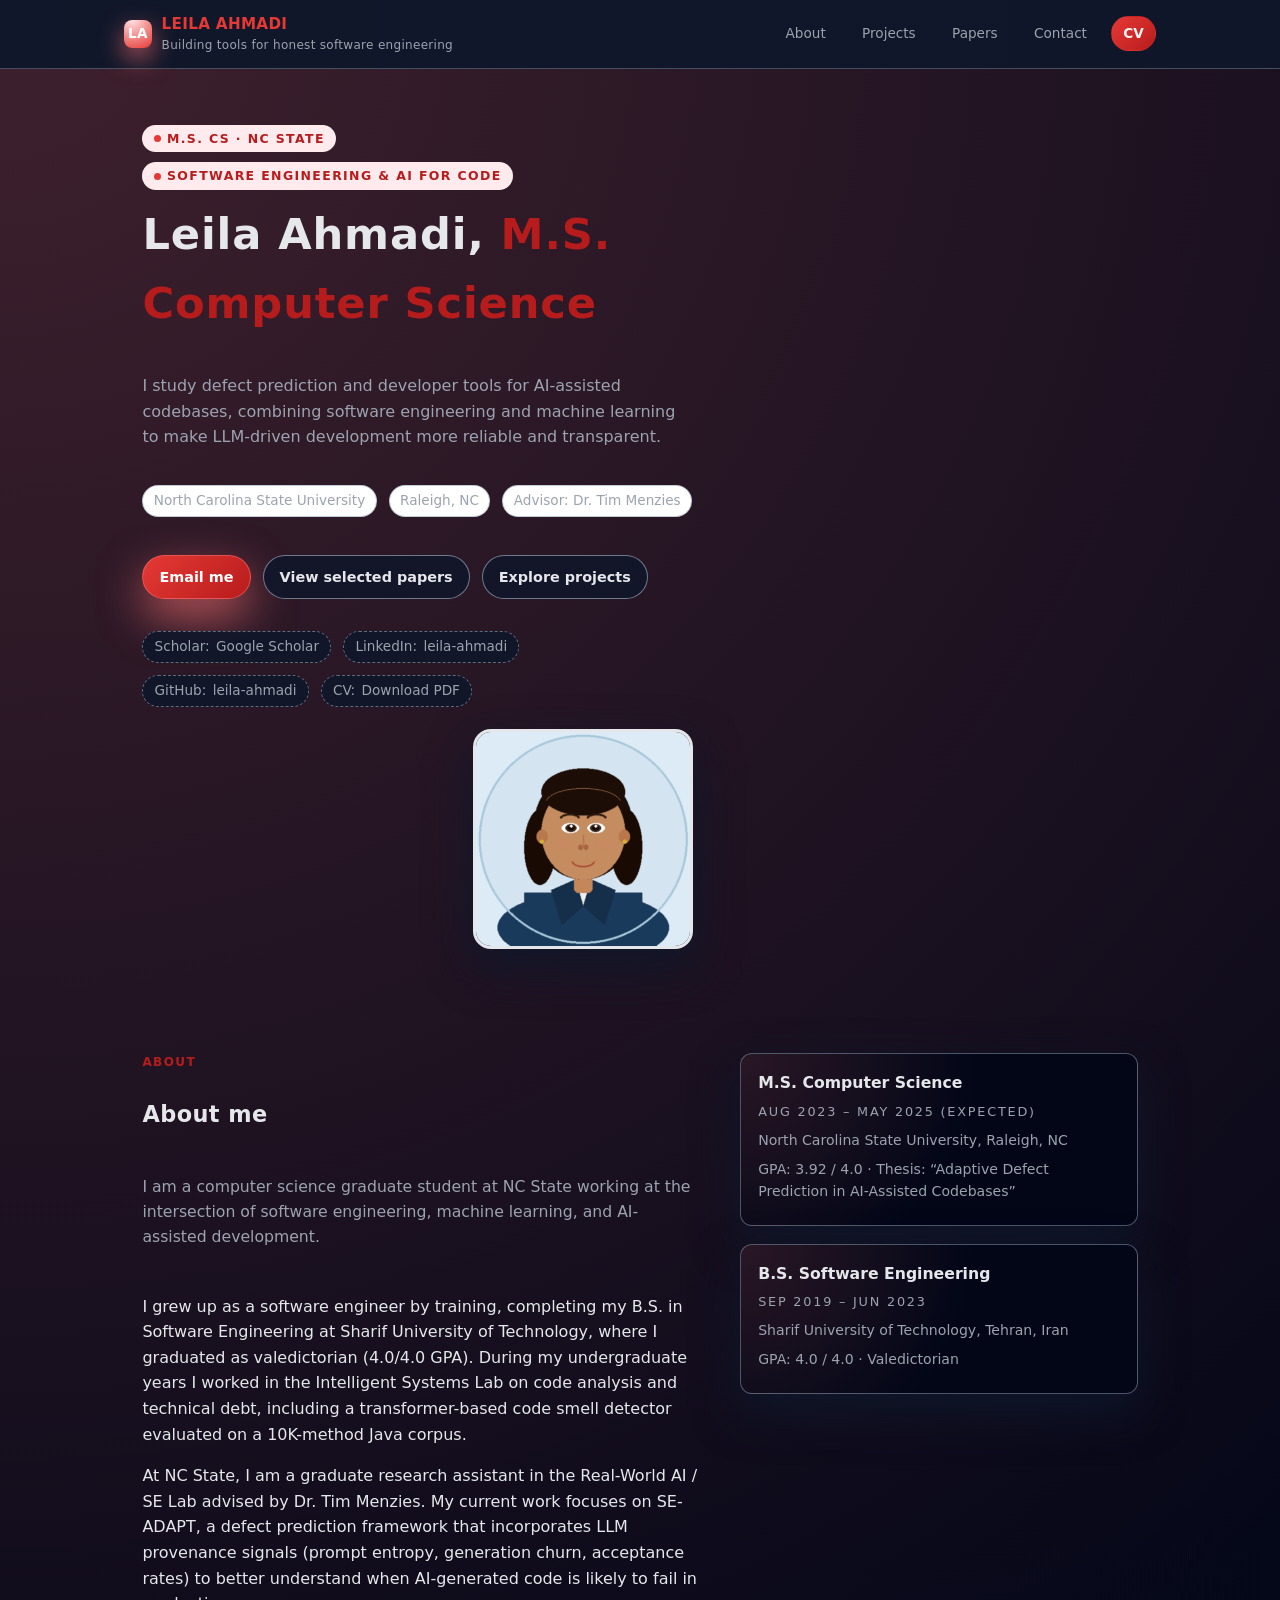
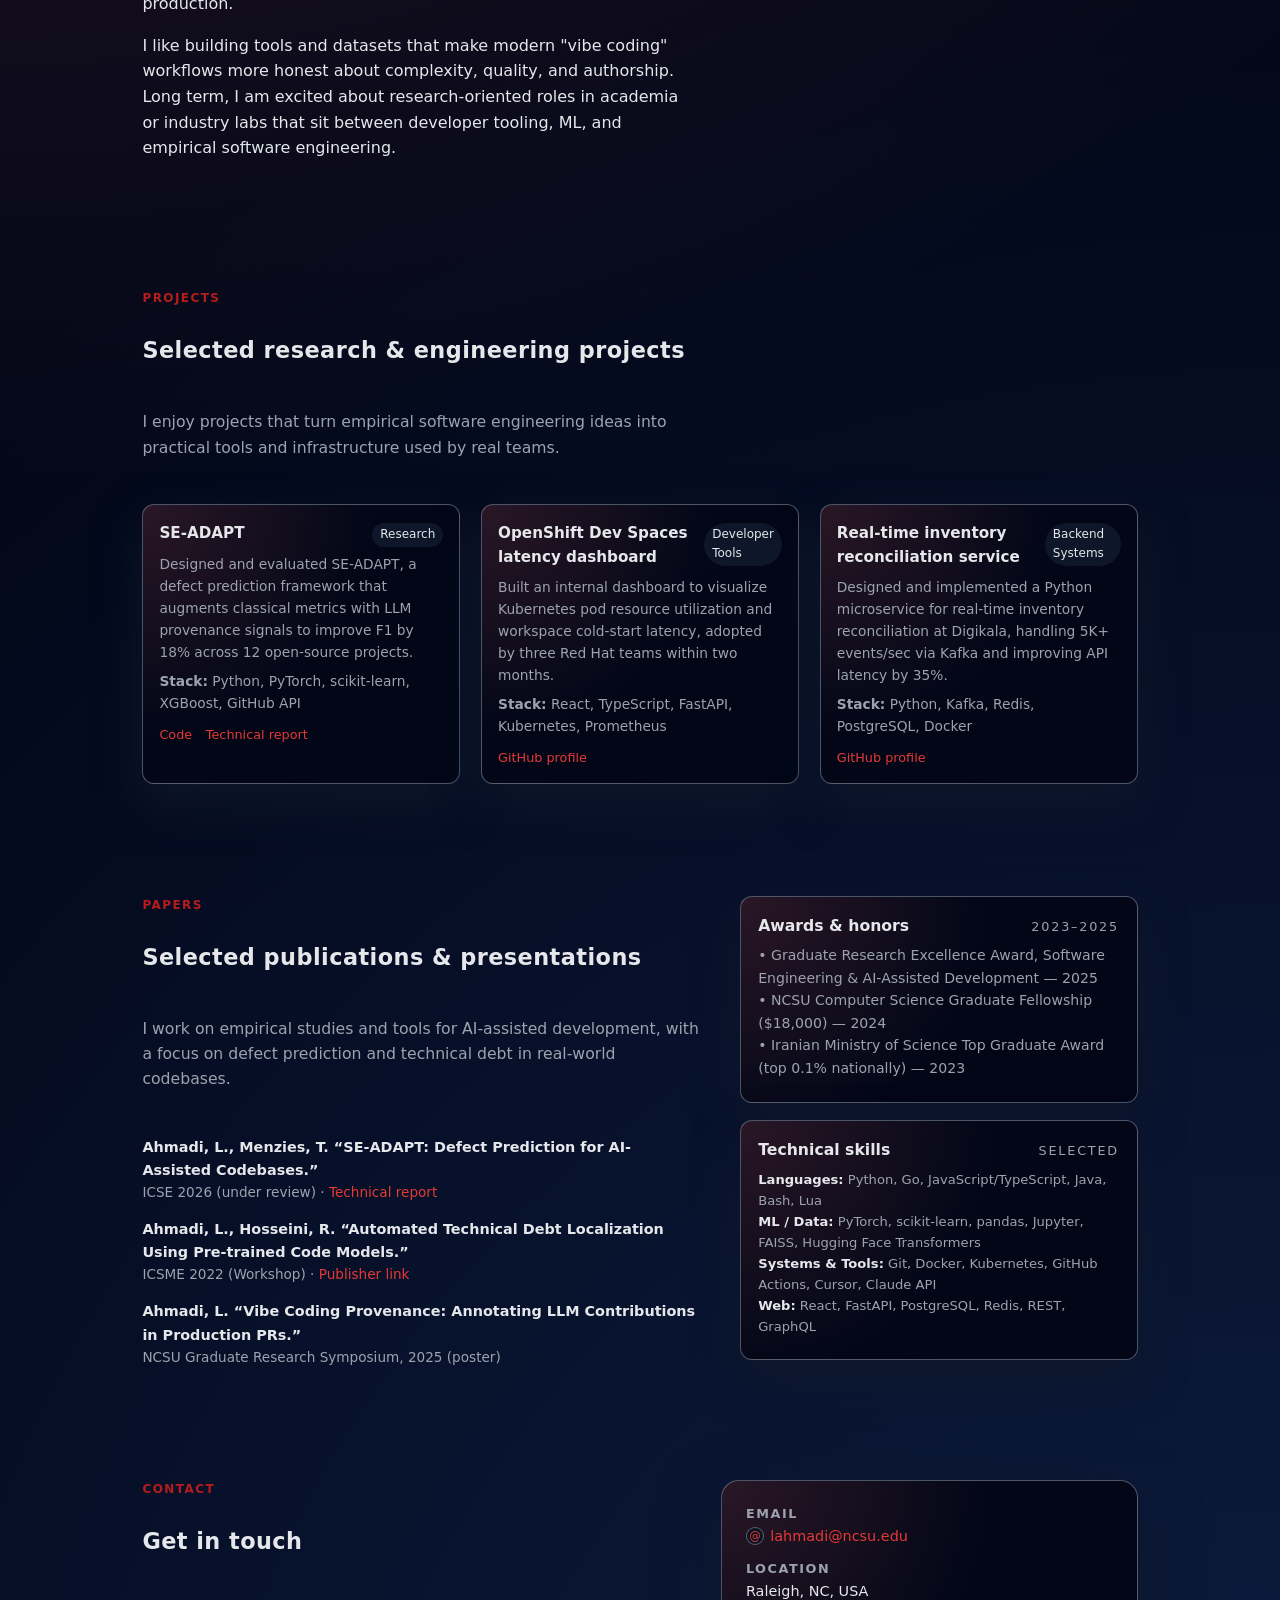
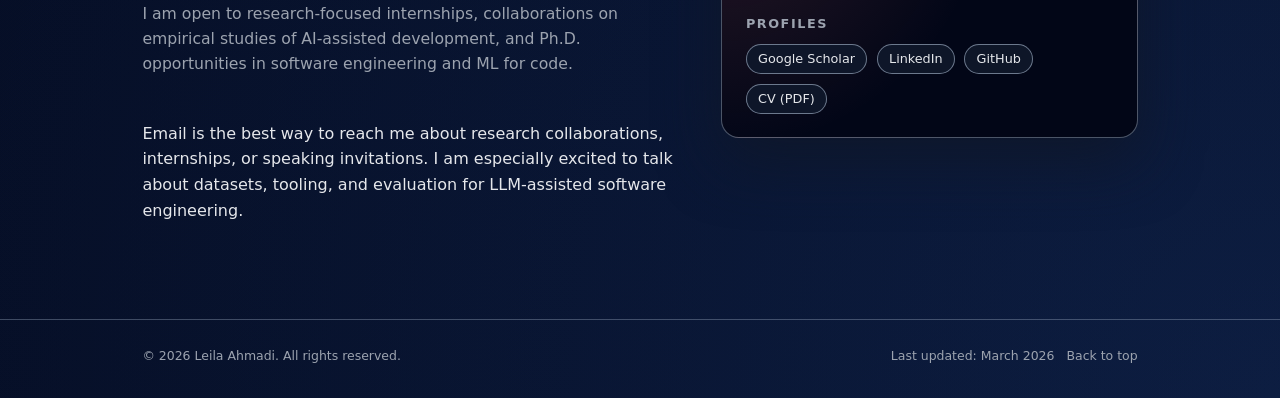
<file: docs/lect/VIBE_coding_materials/personal website 1/index.html>
<!DOCTYPE html>
<html lang="en">
<head>
  <meta charset="UTF-8" />
  <title>[NAME] – Computer Science Graduate Student</title>
  <meta name="viewport" content="width=device-width, initial-scale=1" />
  <meta
    name="description"
    content="[SHORT_META_DESCRIPTION_FOR_SEARCH_AND_PREVIEW]"
  />
  <link rel="stylesheet" href="style.css" />
</head>
<body>
  <div class="page">
    <!-- Header / Nav -->
    <header class="site-header">
      <div class="container site-header-inner">
        <a href="#top" class="brand">
          <span class="brand-mark">LA</span>
          <span>
            <span>Leila Ahmadi</span>
            <div class="brand-subtitle">Building tools for honest software engineering</div>
          </span>
        </a>

        <nav class="nav" id="nav">
          <a href="#about">About</a>
          <a href="#projects">Projects</a>
          <a href="#papers">Papers</a>
          <a href="#contact">Contact</a>
          <a href="[CV_URL]" class="nav-cta" target="_blank" rel="noopener">
            CV
          </a>
        </nav>

        <button class="nav-toggle" id="navToggle" aria-label="Toggle navigation">
          <span></span>
          <span></span>
        </button>
      </div>
    </header>

    <main id="top">
      <!-- Hero -->
      <section class="hero" aria-labelledby="hero-title">
        <div class="container hero-grid">
          <div>
            <div class="hero-badge-row">
              <div class="hero-badge">
                <span class="hero-badge-dot"></span>
                <span>M.S. CS · NC State</span>
              </div>
              <div class="hero-badge">
                <span class="hero-badge-dot"></span>
                <span>Software Engineering & AI for Code</span>
            </div>

            <h1 class="hero-title" id="hero-title">
              Leila Ahmadi, <span>M.S. Computer Science</span>
            </h1>

            <p class="hero-subtitle">
              I study defect prediction and developer tools for AI-assisted codebases, combining software engineering and machine learning to make LLM-driven development more reliable and transparent.
            </p>

            <div class="hero-meta">
              <span class="hero-meta-item">North Carolina State University</span>
              <span class="hero-meta-item">Raleigh, NC</span>
              <span class="hero-meta-item">Advisor: Dr. Tim Menzies</span>
            </div>

            <div class="hero-actions">
              <a
                href="mailto:lahmadi@ncsu.edu"
                class="btn btn-primary"
                target="_blank"
                rel="noopener"
              >
                Email me
              </a>
              <a href="#papers" class="btn btn-ghost">
                View selected papers
              </a>
              <a href="#projects" class="btn btn-ghost">
                Explore projects
              </a>
            </div>

            <div class="hero-links-row">
              <div class="hero-link-pill">
                Scholar:
                <a
                  href="#"
                  target="_blank"
                  rel="noopener"
                  >Google Scholar</a
                >
              </div>
              <div class="hero-link-pill">
                LinkedIn:
                <a
                  href="https://linkedin.com/in/leila-ahmadi"
                  target="_blank"
                  rel="noopener"
                  >leila-ahmadi</a
                >
              </div>
              <div class="hero-link-pill">
                GitHub:
                <a href="https://github.com/leila-ahmadi" target="_blank" rel="noopener"
                  >leila-ahmadi</a
                >
              </div>
              <div class="hero-link-pill">
                CV:
                <a href="leila_ahmadi_cv.pdf" target="_blank" rel="noopener"
                  >Download PDF</a
                >
              </div>
            </div>
          </div>

          <aside class="hero-photo" aria-label="Portrait">
            <img
              src="leila_portrait.png"
              alt="Portrait of Leila Ahmadi"
              class="hero-photo-img"
            />
          </aside>
        </div>
      </section>

      <!-- About -->
      <section id="about" aria-labelledby="about-title">
        <div class="container two-column">
          <div>
            <header class="section-header">
              <div class="section-label">About</div>
              <h2 class="section-title" id="about-title">About me</h2>
              <p class="section-description">
                I am a computer science graduate student at NC State working at the intersection of software engineering, machine learning, and AI-assisted development.
              </p>
            </header>

            <p>
              I grew up as a software engineer by training, completing my B.S. in Software Engineering at Sharif University of Technology, where I graduated as valedictorian (4.0/4.0 GPA). During my undergraduate years I worked in the Intelligent Systems Lab on code analysis and technical debt, including a transformer-based code smell detector evaluated on a 10K-method Java corpus.
            </p>
            <p>
              At NC State, I am a graduate research assistant in the Real-World AI / SE Lab advised by Dr. Tim Menzies. My current work focuses on SE-ADAPT, a defect prediction framework that incorporates LLM provenance signals (prompt entropy, generation churn, acceptance rates) to better understand when AI-generated code is likely to fail in production.
            </p>
            <p>
              I like building tools and datasets that make modern "vibe coding" workflows more honest about complexity, quality, and authorship. Long term, I am excited about research-oriented roles in academia or industry labs that sit between developer tooling, ML, and empirical software engineering.
            </p>
          </div>

          <aside aria-label="Education snapshot">
            <div class="card-list">
              <article class="card">
                <div class="card-header">
                  <div class="card-title">M.S. Computer Science</div>
                  <div class="card-meta">Aug 2023 – May 2025 (expected)</div>
                </div>
                <div class="card-subtitle">
                  North Carolina State University, Raleigh, NC
                </div>
                <div class="card-body">
                  GPA: 3.92 / 4.0 · Thesis: “Adaptive Defect Prediction in AI-Assisted Codebases”
                </div>
              </article>

              <article class="card">
                <div class="card-header">
                  <div class="card-title">B.S. Software Engineering</div>
                  <div class="card-meta">Sep 2019 – Jun 2023</div>
                </div>
                <div class="card-subtitle">
                  Sharif University of Technology, Tehran, Iran
                </div>
                <div class="card-body">
                  GPA: 4.0 / 4.0 · Valedictorian
                </div>
              </article>
            </div>
          </aside>
        </div>
      </section>

      <!-- Projects -->
      <section id="projects" aria-labelledby="projects-title">
        <div class="container">
          <header class="section-header">
            <div class="section-label">Projects</div>
            <h2 class="section-title" id="projects-title">
              Selected research & engineering projects
            </h2>
            <p class="section-description">
              I enjoy projects that turn empirical software engineering ideas into practical tools and infrastructure used by real teams.
          </header>

          <div class="project-grid">
            <article class="project-card">
              <div class="project-title-row">
                <div class="project-title">SE-ADAPT</div>
                <div class="project-tag">Research</div>
              </div>
              <div class="project-body">
                Designed and evaluated SE-ADAPT, a defect prediction framework that augments classical metrics with LLM provenance signals to improve F1 by 18% across 12 open-source projects.
              </div>
              <div class="project-body">
                <strong>Stack:</strong> Python, PyTorch, scikit-learn, XGBoost, GitHub API
              </div>
              <div class="project-links">
                <a href="https://github.com/leila-ahmadi/se-adapt" target="_blank" rel="noopener"
                  >Code</a
                >
                <a href="se_adapt_report.pdf" target="_blank" rel="noopener"
                  >Technical report</a
                >
              </div>
            </article>

            <article class="project-card">
              <div class="project-title-row">
                <div class="project-title">OpenShift Dev Spaces latency dashboard</div>
                <div class="project-tag">Developer Tools</div>
              </div>
              <div class="project-body">
                Built an internal dashboard to visualize Kubernetes pod resource utilization and workspace cold-start latency, adopted by three Red Hat teams within two months.
              </div>
              <div class="project-body">
                <strong>Stack:</strong> React, TypeScript, FastAPI, Kubernetes, Prometheus
              </div>
              <div class="project-links">
                <a href="https://github.com/leila-ahmadi" target="_blank" rel="noopener"
                  >GitHub profile</a
                >
              </div>
            </article>

            <article class="project-card">
              <div class="project-title-row">
                <div class="project-title">Real-time inventory reconciliation service</div>
                <div class="project-tag">Backend Systems</div>
              </div>
              <div class="project-body">
                Designed and implemented a Python microservice for real-time inventory reconciliation at Digikala, handling 5K+ events/sec via Kafka and improving API latency by 35%.
              </div>
              <div class="project-body">
                <strong>Stack:</strong> Python, Kafka, Redis, PostgreSQL, Docker
              </div>
              <div class="project-links">
                <a href="https://github.com/leila-ahmadi" target="_blank" rel="noopener"
                  >GitHub profile</a
                >
              </div>
            </article>
          </div>
        </div>
      </section>

      <!-- Papers -->
      <section id="papers" aria-labelledby="papers-title">
        <div class="container two-column">
          <div>
            <header class="section-header">
              <div class="section-label">Papers</div>
              <h2 class="section-title" id="papers-title">
                Selected publications & presentations
              </h2>
              <p class="section-description">
                I work on empirical studies and tools for AI-assisted development, with a focus on defect prediction and technical debt in real-world codebases.
            </header>

            <div class="papers-list">
              <article>
                <div class="paper-item-title">
                  Ahmadi, L., Menzies, T. “SE-ADAPT: Defect Prediction for AI-Assisted Codebases.”
                </div>
                <div class="paper-venue">
                  ICSE 2026 (under review) ·
                  <a href="se_adapt_report.pdf" target="_blank" rel="noopener"
                    >Technical report</a
                  >
                </div>
              </article>

              <article>
                <div class="paper-item-title">
                  Ahmadi, L., Hosseini, R. “Automated Technical Debt Localization Using Pre-trained Code Models.”
                </div>
                <div class="paper-venue">
                  ICSME 2022 (Workshop) ·
                  <a href="https://scholar.google.com/" target="_blank" rel="noopener"
                    >Publisher link</a
                  >
                </div>
              </article>

              <article>
                <div class="paper-item-title">
                  Ahmadi, L. “Vibe Coding Provenance: Annotating LLM Contributions in Production PRs.”
                </div>
                <div class="paper-venue">
                  NCSU Graduate Research Symposium, 2025 (poster)
                </div>
              </article>
            </div>
          </div>

          <aside aria-label="Awards and skills">
            <div class="card-list">
              <article class="card">
                <div class="card-header">
                  <div class="card-title">Awards & honors</div>
                  <div class="card-meta">2023–2025</div>
                </div>
                <div class="card-body">
                  • Graduate Research Excellence Award, Software Engineering & AI-Assisted Development — 2025<br />
                  • NCSU Computer Science Graduate Fellowship ($18,000) — 2024<br />
                  • Iranian Ministry of Science Top Graduate Award (top 0.1% nationally) — 2023
                </div>
              </article>

              <article class="card">
                <div class="card-header">
                  <div class="card-title">Technical skills</div>
                  <div class="card-meta">Selected</div>
                </div>
                <div class="card-body inline-list">
                  <strong>Languages:</strong> Python, Go, JavaScript/TypeScript, Java, Bash, Lua<br />
                  <strong>ML / Data:</strong> PyTorch, scikit-learn, pandas, Jupyter, FAISS, Hugging Face Transformers<br />
                  <strong>Systems &amp; Tools:</strong> Git, Docker, Kubernetes, GitHub Actions, Cursor, Claude API<br />
                  <strong>Web:</strong> React, FastAPI, PostgreSQL, Redis, REST, GraphQL
                </div>
              </article>
            </div>
          </aside>
        </div>
      </section>

      <!-- Contact -->
      <section id="contact" aria-labelledby="contact-title">
        <div class="container contact-grid">
          <div>
            <header class="section-header">
              <div class="section-label">Contact</div>
              <h2 class="section-title" id="contact-title">Get in touch</h2>
              <p class="section-description">
                I am open to research-focused internships, collaborations on empirical studies of AI-assisted development, and Ph.D. opportunities in software engineering and ML for code.
            </header>

            <p>
              Email is the best way to reach me about research collaborations, internships, or speaking invitations. I am especially excited to talk about datasets, tooling, and evaluation for LLM-assisted software engineering.
          </div>

          <aside class="contact-card">
            <div class="contact-row">
              <div>
                <div class="contact-label">Email</div>
                <a
                  href="mailto:lahmadi@ncsu.edu"
                  class="contact-link"
                  target="_blank"
                  rel="noopener"
                >
                  <span class="icon">@</span>
                  <span>lahmadi@ncsu.edu</span>
                </a>
              </div>

              <div>
                <div class="contact-label">Location</div>
                <div>Raleigh, NC, USA</div>
              </div>

              <div>
                <div class="contact-label">Profiles</div>
                <div class="contact-badges">
                  <a
                    href="#"
                    target="_blank"
                    rel="noopener"
                    class="contact-badge"
                    >Google Scholar</a
                  >
                  <a
                    href="https://linkedin.com/in/leila-ahmadi"
                    target="_blank"
                    rel="noopener"
                    class="contact-badge"
                    >LinkedIn</a
                  >
                  <a
                    href="https://github.com/leila-ahmadi"
                    target="_blank"
                    rel="noopener"
                    class="contact-badge"
                    >GitHub</a
                  >
                  <a
                    href="leila_ahmadi_cv.pdf"
                    target="_blank"
                    rel="noopener"
                    class="contact-badge"
                    >CV (PDF)</a
                  >
                </div>
              </div>
            </div>
          </aside>
        </div>
      </section>
    </main>

    <!-- Footer -->
    <footer class="site-footer">
      <div class="container site-footer-inner">
        <div>
          © 2026 Leila Ahmadi. All rights reserved.
        </div>
        <div class="footer-links">
          <span>Last updated: March 2026</span>
          <a href="#top">Back to top</a>
        </div>
      </div>
    </footer>
  </div>

  <script>
    (function () {
      const nav = document.getElementById("nav");
      const toggle = document.getElementById("navToggle");

      if (toggle && nav) {
        toggle.addEventListener("click", function () {
          nav.classList.toggle("nav-open");
        });

        nav.querySelectorAll("a[href^='#']").forEach(function (link) {
          link.addEventListener("click", function () {
            nav.classList.remove("nav-open");
          });
        });
      }
    })();
  </script>
</body>
</html>
</file>
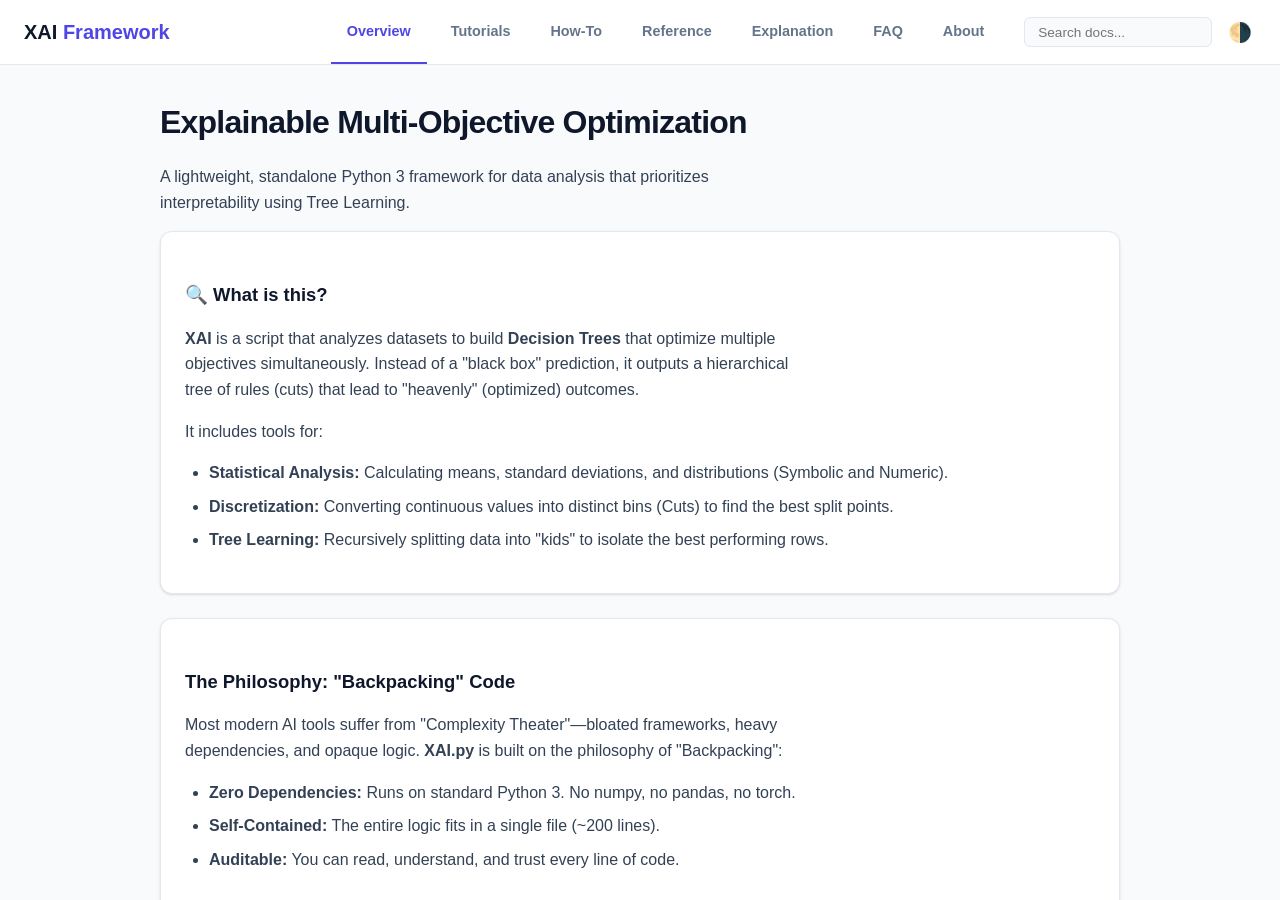
<file: docs/lect/xai.html>
<!DOCTYPE html>
<html lang="en">
<head>
<meta charset="UTF-8">
<meta name="viewport" content="width=device-width, initial-scale=1.0">
<title>XAI Framework Documentation</title>
<style>
    /* VARIABLES & THEME */
    :root {
        --bg: #f8fafc;        /* slate-50 */
        --card-bg: #ffffff;
        --text-main: #334155; /* slate-700 */
        --text-head: #0f172a; /* slate-900 */
        --text-muted: #64748b;/* slate-500 */
        --primary: #4f46e5;   /* indigo-600 */
        --primary-hover: #4338ca;
        --primary-light: #e0e7ff; /* indigo-100 */
        --border: #e2e8f0;    /* slate-200 */
        --code-bg: #1e293b;   /* slate-800 */
        --code-text: #f1f5f9;
        --shadow: 0 1px 3px 0 rgb(0 0 0 / 0.1), 0 1px 2px -1px rgb(0 0 0 / 0.1);
    }

    [data-theme="dark"] {
        --bg: #0f172a;
        --card-bg: #1e293b;
        --text-main: #cbd5e1;
        --text-head: #f1f5f9;
        --text-muted: #94a3b8;
        --primary: #818cf8;
        --primary-hover: #6366f1;
        --primary-light: #312e81;
        --border: #334155;
        --code-bg: #020617;
        --shadow: 0 4px 6px -1px rgb(0 0 0 / 0.5);
    }

    /* BASE STYLES */
    body {
        font-family: -apple-system, BlinkMacSystemFont, "Segoe UI", Roboto, Helvetica, Arial, sans-serif;
        background-color: var(--bg);
        color: var(--text-main);
        margin: 0;
        line-height: 1.6;
        display: flex;
        flex-direction: column;
        height: 100vh;
        overflow: hidden;
    }

    a { color: var(--primary); text-decoration: none; transition: color 0.2s; }
    a:hover { color: var(--primary-hover); text-decoration: underline; }

    /* LAYOUT */
    header {
        background: var(--card-bg);
        border-bottom: 1px solid var(--border);
        height: 64px;
        flex-shrink: 0;
        display: flex;
        align-items: center;
        padding: 0 1.5rem;
        gap: 1.5rem;
        z-index: 10;
    }

    .brand {
        font-weight: 800;
        font-size: 1.25rem;
        color: var(--text-head);
        white-space: nowrap;
        margin-right: auto;
    }
    .brand span { color: var(--primary); }

    /* NAVIGATION */
    nav {
        display: flex;
        gap: 0.5rem;
        height: 100%;
        overflow-x: auto;
    }
    
    nav button {
        background: none;
        border: none;
        border-bottom: 2px solid transparent;
        color: var(--text-muted);
        font-weight: 600;
        font-size: 0.9rem;
        padding: 0 1rem;
        height: 100%;
        cursor: pointer;
        transition: all 0.2s;
        white-space: nowrap;
    }

    nav button:hover { color: var(--primary); }
    nav button.active { color: var(--primary); border-bottom-color: var(--primary); }

    /* UTILITIES */
    .controls { display: flex; gap: 0.75rem; align-items: center; }
    
    .search-box {
        position: relative;
    }
    .search-box input {
        background: var(--bg);
        border: 1px solid var(--border);
        padding: 0.4rem 0.8rem;
        border-radius: 6px;
        font-size: 0.85rem;
        color: var(--text-main);
        width: 160px;
        transition: width 0.2s;
    }
    .search-box input:focus { outline: 2px solid var(--primary-light); width: 220px; }

    .theme-toggle {
        background: none; border: none; font-size: 1.2rem; cursor: pointer; padding: 0.25rem;
        border-radius: 4px; color: var(--text-muted);
    }
    .theme-toggle:hover { background: var(--bg); color: var(--text-head); }

    /* MAIN CONTENT */
    main {
        flex: 1;
        overflow-y: auto;
        padding: 2rem 1rem;
        scroll-behavior: smooth;
    }

    .container {
        max-width: 960px;
        margin: 0 auto;
        display: flex;
        flex-direction: column;
        gap: 2rem;
    }

    /* SECTIONS & TABS */
    section { display: none; animation: fade 0.25s ease-out; }
    section.active { display: block; }
    @keyframes fade { from { opacity: 0; transform: translateY(5px); } to { opacity: 1; transform: translateY(0); } }

    h1 { font-size: 2rem; color: var(--text-head); margin: 0 0 1rem 0; letter-spacing: -0.025em; }
    h2 { font-size: 1.5rem; color: var(--text-head); margin: 2rem 0 1rem 0; letter-spacing: -0.025em; border-bottom: 1px solid var(--border); padding-bottom: 0.5rem; }
    h3 { font-size: 1.15rem; color: var(--text-head); margin: 1.5rem 0 0.75rem 0; font-weight: 600; display: flex; align-items: center; gap: 0.5rem; }
    p { margin-bottom: 1rem; max-width: 70ch; }
    
    /* TABLES */
    table { width: 100%; border-collapse: collapse; margin-bottom: 1.5rem; font-size: 0.95rem; }
    th, td { text-align: left; padding: 0.75rem; border-bottom: 1px solid var(--border); }
    th { color: var(--text-head); font-weight: 600; background-color: var(--bg); }
    tr:hover td { background-color: var(--bg); }

    /* CARDS */
    .card {
        background: var(--card-bg);
        border: 1px solid var(--border);
        border-radius: 0.75rem;
        padding: 1.5rem;
        box-shadow: var(--shadow);
        margin-bottom: 1.5rem;
    }
    
    .card.highlight { border: 1px solid var(--primary); }

    /* CODE BLOCKS */
    pre {
        background: var(--code-bg);
        color: var(--code-text);
        padding: 1rem;
        border-radius: 0.5rem;
        overflow-x: auto;
        font-family: "JetBrains Mono", Consolas, monospace;
        font-size: 0.85rem;
        position: relative;
        margin: 1rem 0;
    }

    code {
        font-family: "JetBrains Mono", Consolas, monospace;
        font-size: 0.85em;
        background: var(--primary-light);
        color: var(--primary);
        padding: 0.15em 0.3em;
        border-radius: 4px;
    }
    
    pre code { background: none; color: inherit; padding: 0; }

    .copy-btn {
        position: absolute;
        top: 0.5rem; right: 0.5rem;
        background: rgba(255,255,255,0.1);
        border: 1px solid rgba(255,255,255,0.2);
        color: var(--code-text);
        font-size: 0.7rem;
        padding: 0.25rem 0.5rem;
        border-radius: 4px;
        cursor: pointer;
        opacity: 0;
        transition: opacity 0.2s;
    }
    pre:hover .copy-btn { opacity: 1; }
    .copy-btn:hover { background: rgba(255,255,255,0.2); }

    /* LISTS & TABLES */
    ul { padding-left: 1.5rem; margin-bottom: 1rem; }
    li { margin-bottom: 0.5rem; }

    .api-list { list-style: none; padding: 0; }
    .api-item {
        border-bottom: 1px solid var(--border);
        padding: 1rem 0;
    }
    .api-item:last-child { border-bottom: none; }
    
    .signature {
        font-family: "JetBrains Mono", monospace;
        color: var(--primary);
        font-weight: 600;
        display: block;
        margin-bottom: 0.5rem;
        word-break: break-all;
    }
    
    .desc { color: var(--text-main); font-size: 0.95rem; }
    .type-def {
        font-size: 0.8rem;
        background: var(--bg);
        padding: 0.5rem;
        border-radius: 4px;
        border: 1px solid var(--border);
        margin-bottom: 1rem;
        font-family: "JetBrains Mono", monospace;
    }

    /* RESPONSIVE */
    @media (max-width: 768px) {
        header { flex-direction: column; height: auto; padding: 1rem; align-items: stretch; }
        .controls { justify-content: space-between; margin-top: 1rem; }
        nav { margin-top: 1rem; padding-bottom: 0.5rem; }
        .search-box input { width: 100%; }
        .search-box input:focus { width: 100%; }
    }
</style>
</head>
<body data-theme="light">

<header>
    <div class="brand">XAI <span>Framework</span></div>
    <nav>
        <button onclick="switchTab('overview')" class="active" id="btn-overview">Overview</button>
        <button onclick="switchTab('tutorials')" id="btn-tutorials">Tutorials</button>
        <button onclick="switchTab('how-to')" id="btn-how-to">How-To</button>
        <button onclick="switchTab('reference')" id="btn-reference">Reference</button>
        <button onclick="switchTab('explanation')" id="btn-explanation">Explanation</button>
        <button onclick="switchTab('faq')" id="btn-faq">FAQ</button>
        <button onclick="switchTab('about')" id="btn-about">About</button>
    </nav>
    <div class="controls">
        <div class="search-box">
            <input type="text" id="searchInput" placeholder="Search docs..." onkeyup="filterContent()">
        </div>
        <button class="theme-toggle" onclick="toggleTheme()" aria-label="Toggle Theme">🌗</button>
    </div>
</header>

<main>
    <div class="container">

        <section id="overview" class="active">
            <h1>Explainable Multi-Objective Optimization</h1>
            <p class="lead">A lightweight, standalone Python 3 framework for data analysis that prioritizes interpretability using Tree Learning.</p>
            
            <div class="card">
                <h3>🔍 What is this?</h3>
                <p><strong>XAI</strong> is a script that analyzes datasets to build <strong>Decision Trees</strong> that optimize multiple objectives simultaneously. Instead of a "black box" prediction, it outputs a hierarchical tree of rules (cuts) that lead to "heavenly" (optimized) outcomes.</p>
                <p>It includes tools for:</p>
                <ul>
                    <li><strong>Statistical Analysis:</strong> Calculating means, standard deviations, and distributions (Symbolic and Numeric).</li>
                    <li><strong>Discretization:</strong> Converting continuous values into distinct bins (Cuts) to find the best split points.</li>
                    <li><strong>Tree Learning:</strong> Recursively splitting data into "kids" to isolate the best performing rows.</li>
                </ul>
            </div>

            <div class="card">
                <h3>The Philosophy: "Backpacking" Code</h3>
                <p>
                    Most modern AI tools suffer from "Complexity Theater"—bloated frameworks, heavy dependencies, and opaque logic. 
                    <strong>XAI.py</strong> is built on the philosophy of "Backpacking":
                </p>
                <ul>
                    <li><strong>Zero Dependencies:</strong> Runs on standard Python 3. No numpy, no pandas, no torch.</li>
                    <li><strong>Self-Contained:</strong> The entire logic fits in a single file (~200 lines).</li>
                    <li><strong>Auditable:</strong> You can read, understand, and trust every line of code.</li>
                </ul>
            </div>
        </section>

        <section id="tutorials">
            <h1>Getting Started</h1>
            <p>Follow this guide to set up the environment and run your first tree analysis.</p>

            <article class="card">
                <h3>1. Installation</h3>
                <p>XAI is a single-file Python script. It requires <strong>Python 3</strong>. No external libraries are needed.</p>
                <pre><code>chmod +x xai.py
./xai.py -h</code></pre>
            </article>

            <article class="card">
                <h3>2. Preparing Data</h3>
                <p>Create a CSV file (e.g., <code>data.csv</code>). The first row must define column names. Use casing and suffixes to define column roles:</p>
                <ul>
                    <li><code>name</code>: <strong>Lowercase</strong> starts indicate Symbolic/Categorical columns.</li>
                    <li><code>Age</code>: <strong>Uppercase</strong> starts indicate Numeric columns.</li>
                    <li><code>Salary+</code>: Numeric goal to <strong>maximize</strong> (+).</li>
                    <li><code>Error-</code>: Numeric goal to <strong>minimize</strong> (-).</li>
                    <li><code>RegionX</code>: Suffix X indicates column to <strong>ignore</strong>.</li>
                </ul>
                <pre><code>name,    Age,  Salary+,  Error-
alice,   25,   50000,    0.1
bob,     35,   60000,    0.05
charlie, 45,   80000,    0.2</code></pre>
            </article>

            <article class="card">
                <h3>3. Tutorial: The Flight Project (Xomo)</h3>
                <p>This case study demonstrates how XAI reduces 24 complex variables down to 4 actionable rules.</p>
                <p><strong>The Data:</strong></p>
                <pre><code>DATA, AAX, ... (20 cols) ..., TIME, TOOL, EFFORT-, MONTHS-, DEFECTS-, RISKS-
2.8,  3.8, ...               , 3.0,  2.0,  1681,    35,      9129,     0.0
2.0,  3.7, ...               , 3.8,  2.0,  2677,    39,      16726,    0.2
... (hundreds of rows) ...</code></pre>

                <p><strong>Running the Analysis:</strong></p>
                <p>Use the <code>--tree</code> flag to generate an explanation tree.</p>
                <pre><code>./xai.py --tree xomo_flight.csv</code></pre>
                
                <p><strong>Interpreting Output:</strong></p>
                <pre><code> 
                                     score     N    EFFORT-, MONTHS-, DEFECTS-, RISKS-
                                     -----    ---   ----------------------------------
.                                  :   0.38:  398 : 13.0, 81.0, 0.38, 1.2
| RELY >= 1.2                      :   0.36:  162 : 16.0, 78.0, 0.36, 1.0
| | PVOL < 3.4                     :   0.33:   61 : 17.0, 72.0, 0.33, 0.8
| | | AEXP >= 2.2                  :   0.28:   31 : 17.0, 70.0, 0.28, 0.4
| | | | RISKS- < 2.1               :   0.15:   12 : 5.0, 20.0, 0.1, 0.0</code></pre>
                <p>
                    Out of 24 variables, the algorithm identified that only <strong>4 matter</strong> for achieving the best results (lowest score):
                    High reliability, stable platform (Low PVOL), experienced staff (High AEXP), and low initial risks.
                </p>
            </article>
        </section>

        <section id="how-to">
            <h1>Common Tasks</h1>

            <div class="card">
                <h3>How to ensure reproducible results</h3>
                <p>The framework uses <code>random</code> for shuffling and Gaussian generation. Set the seed using <code>-s</code>.</p>
                <pre><code>./xai.py -s 12345 --tree data.csv</code></pre>
            </div>

            <div class="card">
                <h3>How to control Tree Growth</h3>
                <p>You can control the depth and detail of the tree using the leaf size configuration. The tree stops growing when a node has fewer than <code>2 * leaf</code> rows.</p>
                <pre><code>./xai.py -l 10 --tree data.csv</code></pre>
            </div>
            
            <div class="card">
                <h3>How to configure Discretization</h3>
                <p>When finding cuts for numeric columns, the script divides data into bins. Adjust the number of bins with <code>-b</code>.</p>
                <pre><code>./xai.py -b 10 --tree data.csv</code></pre>
            </div>

            <div class="card">
                <h3>How to debug CSV loading</h3>
                <p>If your analysis fails, use the <code>--data</code> or <code>--csv</code> commands to verify the file is parsing correctly.</p>
                <pre><code>./xai.py --csv data.csv   # Prints raw rows
./xai.py --data data.csv  # Prints column statistics</code></pre>
            </div>
        </section>

        <section id="reference">
            <h1>Reference</h1>
            
            <h2>CLI Commands</h2>
            <div class="card">
                <p>Arguments are parsed via reflection on the global `the` object and functions starting with <code>go__</code>.</p>
                <table style="width:100%; text-align:left; border-collapse: collapse;">
                    <thead>
                        <tr style="border-bottom: 2px solid var(--border);">
                            <th style="padding: 0.5rem;">Flag</th>
                            <th style="padding: 0.5rem;">Arguments</th>
                            <th style="padding: 0.5rem;">Description</th>
                        </tr>
                    </thead>
                    <tbody>
                        <tr><td><code>-h</code></td><td>None</td><td>Show help.</td></tr>
                        <tr><td><code>-b</code></td><td>INT</td><td>Set number of bins for discretization (default 7).</td></tr>
                        <tr><td><code>-B</code></td><td>INT</td><td>Set Budget: number of rows to evaluate (default 30).</td></tr>
                        <tr><td><code>-C</code></td><td>INT</td><td>Set Check: number of guesses to check (default 5).</td></tr>
                        <tr><td><code>-d</code></td><td>FILE</td><td>Set data file to load (default "data.csv").</td></tr>
                        <tr><td><code>-l</code></td><td>INT</td><td>Set leaf size: min examples per leaf (default 2).</td></tr>
                        <tr><td><code>-s</code></td><td>INT</td><td>Set random number seed (default 1).</td></tr>
                        <tr><td><code>--all</code></td><td>FILE</td><td>Run all tests.</td></tr>
                        <tr><td><code>--num</code></td><td>None</td><td>Test Num class.</td></tr>
                        <tr><td><code>--sym</code></td><td>None</td><td>Test Sym class.</td></tr>
                        <tr><td><code>--csv</code></td><td>FILE</td><td>Test CSV loading.</td></tr>
                        <tr><td><code>--data</code></td><td>FILE</td><td>Test adding columns from file.</td></tr>
                        <tr><td><code>--clone</code></td><td>FILE</td><td>Test echoing structure of a table.</td></tr>
                        <tr><td><code>--distx</code></td><td>FILE</td><td>Sort rows by distance to one row (independent vars).</td></tr>
                        <tr><td><code>--disty</code></td><td>FILE</td><td>Sort rows by distance to heaven (dependent vars).</td></tr>
                        <tr><td><code>--bins</code></td><td>FILE</td><td>Show the rankings of bins.</td></tr>
                        <tr><td><code>--tree</code></td><td>FILE</td><td>Run the optimizer once, show the tree.</td></tr>
                        <tr><td><code>--xais</code></td><td>FILE</td><td>Run the optimizer 20 times, show stats (calls internal `go__xais`).</td></tr>
                    </tbody>
                </table>
            </div>

            <h2>API Documentation</h2>
            <div class="card">
                <p>The code uses <code>types.SimpleNamespace</code> (aliased as <code>obj</code>) for objects.</p>
                
                <h3>Constructors</h3>
                <ul class="api-list">
                    <li class="api-item">
                        <span class="signature">def Sym()</span>
                        <span class="desc">Constructs a Symbolic tracker. Attributes: <code>n</code>, <code>has</code>.</span>
                    </li>
                    <li class="api-item">
                        <span class="signature">def Num()</span>
                        <span class="desc">Constructs a Numeric tracker. Attributes: <code>n</code>, <code>mu</code>, <code>m2</code>.</span>
                    </li>
                    <li class="api-item">
                        <span class="signature">def Col(at=0, txt=" ")</span>
                        <span class="desc">Factory. Returns Num if <code>txt</code> starts upper-case, else Sym. Sets <code>best</code> (0 for minimize, 1 for maximize).</span>
                    </li>
                    <li class="api-item">
                        <span class="signature">def Cols(names)</span>
                        <span class="desc">Container for columns. <code>x</code> (independent), <code>y</code> (dependent goals).</span>
                    </li>
                    <li class="api-item">
                        <span class="signature">def Data(rows=None)</span>
                        <span class="desc">Main data container. Stores <code>rows</code>, <code>cols</code>, <code>_centroid</code>.</span>
                    </li>
                    <li class="api-item">
                        <span class="signature">def Cut(at, txt, lo, hi)</span>
                        <span class="desc">Represents a range/bin. Attributes: <code>xlo</code>, <code>xhi</code>, <code>y</code> (Num score).</span>
                    </li>
                    <li class="api-item">
                        <span class="signature">def Tree(n, mu, mids, cut, goals)</span>
                        <span class="desc">Node in the decision tree. Attributes: <code>kids</code> (dict), <code>cut</code> (rule), <code>goals</code> (list of goal names).</span>
                    </li>
                </ul>

                <h3 style="margin-top: 2rem;">Stats & Calculation</h3>
                <ul class="api-list">
                    <li class="api-item">
                        <span class="signature">def adds(src, i=None)</span>
                        <span class="desc">Batch update. Adds items from <code>src</code> into <code>i</code>.</span>
                    </li>
                    <li class="api-item">
                        <span class="signature">def add(i, v, inc=1)</span>
                        <span class="desc">Updates stats in <code>i</code> with value <code>v</code>. Recurses for Data/Cols.</span>
                    </li>
                    <li class="api-item">
                        <span class="signature">def norm(num, n)</span>
                        <span class="desc">Normalizes <code>n</code> using a Sigmoid function based on <code>num.mu</code> and <code>num.m2</code>.</span>
                    </li>
                    <li class="api-item">
                        <span class="signature">def sd(num)</span>
                        <span class="desc">Calculates standard deviation from <code>num.m2</code>.</span>
                    </li>
                    <li class="api-item">
                        <span class="signature">def mid(col)</span>
                        <span class="desc">Returns central tendency (mu for Num, mode for Sym).</span>
                    </li>
                    <li class="api-item">
                        <span class="signature">def mids(data)</span>
                        <span class="desc">Returns list of midpoints for all columns in data.</span>
                    </li>
                </ul>

                <h3 style="margin-top: 2rem;">Distances & Trees</h3>
                <ul class="api-list">
                    <li class="api-item">
                        <span class="signature">def disty(data, row)</span>
                        <span class="desc">Euclidean distance of a row's dependent variables (<code>data.cols.y</code>) to best possible values.</span>
                    </li>
                    <li class="api-item">
                        <span class="signature">def distx(data, row1, row2)</span>
                        <span class="desc">AHA distance between independent variables (<code>data.cols.x</code>).</span>
                    </li>
                    <li class="api-item">
                        <span class="signature">def cutBest(data, rows)</span>
                        <span class="desc">Finds the best single <code>Cut</code> that separates the rows to maximize goal scores.</span>
                    </li>
                    <li class="api-item">
                        <span class="signature">def cutsAll(col, rows, data)</span>
                        <span class="desc">Discretizes a specific column into bins based on <code>disty</code> scores.</span>
                    </li>
                    <li class="api-item">
                        <span class="signature">def treeGrow(data, rows=None, cut=None, uses=set())</span>
                        <span class="desc">Recursively builds a <code>Tree</code>. Stops if data size < <code>the.leaf * 2</code>. Populates <code>uses</code> set.</span>
                    </li>
                    <li class="api-item">
                        <span class="signature">def treeShow(tree, lvl=0, accept=True, width=60, dec=1)</span>
                        <span class="desc">Prints the tree structure to stdout with scores and population stats.</span>
                    </li>
                    <li class="api-item">
                        <span class="signature">def treeLeaf(tree, row)</span>
                        <span class="desc">Navigates the tree to find the leaf node corresponding to <code>row</code>.</span>
                    </li>
                </ul>
            </div>
        </section>

        <section id="explanation">
            <h1>Concepts & Architecture</h1>

            <div class="card">
                <h3>Comparison: XAI vs LIME/SHAP</h3>
                <table>
                    <thead>
                        <tr>
                            <th>Feature</th>
                            <th>LIME / SHAP</th>
                            <th>XAI.py</th>
                        </tr>
                    </thead>
                    <tbody>
                        <tr>
                            <td><strong>Output</strong></td>
                            <td>Feature Importance Weights (e.g., "Age is 0.8 important")</td>
                            <td>Actionable Ranges (e.g., "Age > 40")</td>
                        </tr>
                        <tr>
                            <td><strong>Scope</strong></td>
                            <td>Local (per instance) or Global</td>
                            <td>Global Rules for "Best" vs "Rest"</td>
                        </tr>
                        <tr>
                            <td><strong>Actionability</strong></td>
                            <td>Low (tells you <em>what</em> matters, not <em>how</em> to change it)</td>
                            <td>High (tells you exactly what boundaries to target)</td>
                        </tr>
                    </tbody>
                </table>
            </div>

            <div class="card">
                <h3>Causal Audit: Questions vs. Answers</h3>
                <p>How XAI answers the fundamental questions of causal auditing:</p>
                <table>
                    <tr>
                        <th>User Question</th>
                        <th>Tree Answer</th>
                    </tr>
                    <tr>
                        <td>What can I do?</td>
                        <td>The branches (rules) of the tree.</td>
                    </tr>
                    <tr>
                        <td>What happens if I do that?</td>
                        <td>The leaf statistics (mean/median of goals).</td>
                    </tr>
                    <tr>
                        <td>How sure are you?</td>
                        <td>The variance/spread in the leaf cluster.</td>
                    </tr>
                </table>
            </div>
            
            <div class="card">
                <h3>Sigmoid Normalization</h3>
                <p>Standard min-max normalization is sensitive to outliers. XAI uses a Sigmoid transformation to map values to 0..1 based on distribution.</p>
                <pre><code>z = (n - num.mu) / sd(num)
z = max(-3, min(3, z))
val = 1 / (1 + exp(-1.7 * z))</code></pre>
            </div>

            <div class="card">
                <h3>Tree Learning (Recursive Partitioning)</h3>
                <p>The core logic is in <code>treeGrow</code>. The algorithm:</p>
                <ol>
                    <li>Calculates the global score (distance to heaven) for the current set of rows.</li>
                    <li>Iterates through all independent columns (<code>x</code>) to find possible "Cuts" (splits).</li>
                    <li>Evaluates every cut using <code>cutScore</code>, which favors splits that create subgroups with better (lower) distance scores and low variance.</li>
                    <li>Selects the best Cut and splits data into <code>True</code> (pass) and <code>False</code> (fail) branches.</li>
                    <li>Recurses until the number of rows is too small (<code>the.leaf</code>).</li>
                </ol>
            </div>

            <div class="card">
                <h3>Discretization Score</h3>
                <p>To evaluate if a split is "good", the system uses a heuristic score. For a given bin (subset of rows):</p>
                <p>Score = &#956; + &#963; / (&radic;n + &epsilon;)</p>
                <p>Where &#956; is the mean distance to heaven, &#963; is the standard deviation, and n is the number of rows. This penalizes small sample sizes and high variance.</p>
            </div>
        </section>

        <section id="faq">
            <h1>FAQ & Design Decisions</h1>

            <div class="card">
                <h3>Why these default values?</h3>
                <p><strong><code>bins = 7</code></strong></p>
                <p>Based on <em>Miller's Law</em> (The Magical Number Seven, Plus or Minus Two). Humans can only hold about 7 items in working memory. Discretizing continuous data into more bins creates distinctions too fine for human cognitive processing.</p>

                <p><strong><code>Budget = 30</code></strong></p>
                <p>Based on sampling efficiency. In multi-objective optimization, we are looking for a "plateau" of good solutions, not a single needle in a haystack. 30 samples are often statistically sufficient to find the general direction of the pareto frontier.</p>
            </div>

            <div class="card">
                <h3>Is Python slow?</h3>
                <p>
                    "Premature optimization is the root of all evil." 
                    For datasets of this nature (thousands of rows, dozens of columns), standard Python is fast enough (sub-second). 
                    The bottleneck is usually human understanding, not CPU cycles. We prioritize code readability over raw execution speed.
                </p>
            </div>
        </section>

        <section id="about">
            <h1>About</h1>
            <div class="card">
                <p><strong>Author:</strong> Tim Menzies</p>
                <p><strong>License:</strong> MIT</p>
                <p><strong>Year:</strong> 2025</p>
            </div>

            <h3>Regeneration Prompt</h3>
            <p>This documentation was generated using the following prompt:</p>
            <pre style="white-space: pre-wrap; word-wrap: break-word;">
**Role:** Expert Technical Writer & Frontend Developer.
**Task:** Create a single-file, responsive HTML documentation for the provided Python script "[FILENAME]".

**1. Structure (The Diataxis Framework + Extras):**
   - **Overview:** A high-level summary of what the script does and its primary use case.
   - **Tutorials:** A narrative-driven "Getting Started" guide. Start with installation, then creating dummy data, then running a basic command.
   - **How-To:** A collection of recipe-based solutions for specific user goals (e.g., debugging, specific flags, interpreting output).
   - **Reference:** The technical dictionary. 
     - *CLI:* Document all configuration flags and action commands found by inspecting the argument parsing logic.
     - *API:* Document core classes, methods, and attributes. **Crucial:** You must list the full function signature with explicit Python type hints (e.g., `def my_func(x: int) -> str`) exactly as they appear in the source code.
   - **Explanation:** Conceptual background (algorithms, math) and architectural design decisions. **Note:** Use Unicode/HTML for math; do NOT use LaTeX/MathJax.
   - **About:** Project metadata and credits. **Crucial:** You must include a "Regeneration Prompt" subsection here containing the exact prompt used to generate this file, so the user can recreate it.

**2. Content Constraints (Strict Code Reflection):**
   - **Source of Truth:** All content must be derived *strictly* from the provided source code.
   - **Symbol Check:** ONLY document fields and methods actually present in the code.
     - *Allowed:* Document what exists (e.g., `Num.mu`, `Sym.has`).
     - *Forbidden:* Do NOT hallucinate standard library features or common methods (like `entropy`, `mode`, `min`, `max`) if they are not explicitly defined in the provided file.
   - **Idiom Accuracy:** Accurately describe the coding patterns used (e.g., if the code uses `argparse`, document that; if it uses `sys.argv` or docstring reflection, document that specifically).

**3. Visual Style (Modern & Responsive):**
   - **Theme:** Clean, modern aesthetic (e.g., Slate/Indigo or Gray/Blue palette).
   - **Architecture:** Use Semantic HTML5 tags (`&lt;nav&gt;`, `&lt;main&gt;`, `&lt;article&gt;`, `&lt;section&gt;`).
   - **Layout:** Card-based UI with a sidebar (desktop) or top navigation bar (mobile).
   - **Responsiveness:** Grid/Flexbox layouts must adapt seamlessly to mobile screens.
   - **Interactivity:**
     - Tabs must switch content instantly via vanilla JavaScript (no page reloads).
     - Include a simple **Search/Filter bar** to quickly find content.
     - Add **"Copy to Clipboard" buttons** to all code blocks.
   - **Dependencies:** Zero external CSS/JS dependencies (inline everything).
   - **Theming:** Use CSS Variables (`:root { --primary-color: ... }`) to handle colors and the Dark/Light mode toggle.
            </pre>
        </section>

    </div>
</main>

<script>
    // TAB LOGIC
    function switchTab(tabId) {
        // Hide all sections
        document.querySelectorAll('section').forEach(el => el.classList.remove('active'));
        // Deactivate all nav buttons
        document.querySelectorAll('nav button').forEach(el => el.classList.remove('active'));
        
        // Show target
        document.getElementById(tabId).classList.add('active');
        document.getElementById('btn-' + tabId).classList.add('active');
        
        // Deep linking
        if(history.pushState) {
            history.pushState(null, null, '#' + tabId);
        }
    }

    // THEME LOGIC
    function toggleTheme() {
        const body = document.body;
        const current = body.getAttribute('data-theme');
        body.setAttribute('data-theme', current === 'dark' ? 'light' : 'dark');
    }

    // SEARCH LOGIC
    function filterContent() {
        const query = document.getElementById('searchInput').value.toLowerCase();
        const activeSection = document.querySelector('section.active');
        
        if (!activeSection) return;

        // Search within cards and list items in the active section
        const targets = activeSection.querySelectorAll('.card, .api-item, tr');
        
        targets.forEach(el => {
            const text = el.innerText.toLowerCase();
            if (text.includes(query)) {
                el.style.display = "";
            } else {
                // Keep table headers visible
                if(el.tagName === 'TR' && el.querySelector('th')) return;
                el.style.display = "none";
            }
        });
    }

    // COPY BUTTON LOGIC
    document.querySelectorAll('pre').forEach(pre => {
        const btn = document.createElement('button');
        btn.className = 'copy-btn';
        btn.innerText = 'Copy';
        btn.onclick = () => {
            const code = pre.querySelector('code');
            const text = code ? code.innerText : pre.innerText;
            navigator.clipboard.writeText(text).then(() => {
                btn.innerText = 'Copied!';
                setTimeout(() => btn.innerText = 'Copy', 2000);
            });
        };
        pre.appendChild(btn);
    });

    // INIT
    // Check URL hash on load
    const hash = window.location.hash.substring(1);
    if (hash && document.getElementById(hash)) {
        switchTab(hash);
    }

    // System theme detection
    if (window.matchMedia && window.matchMedia('(prefers-color-scheme: dark)').matches) {
        document.body.setAttribute('data-theme', 'dark');
    }
</script>

</body>
</html>
</file>
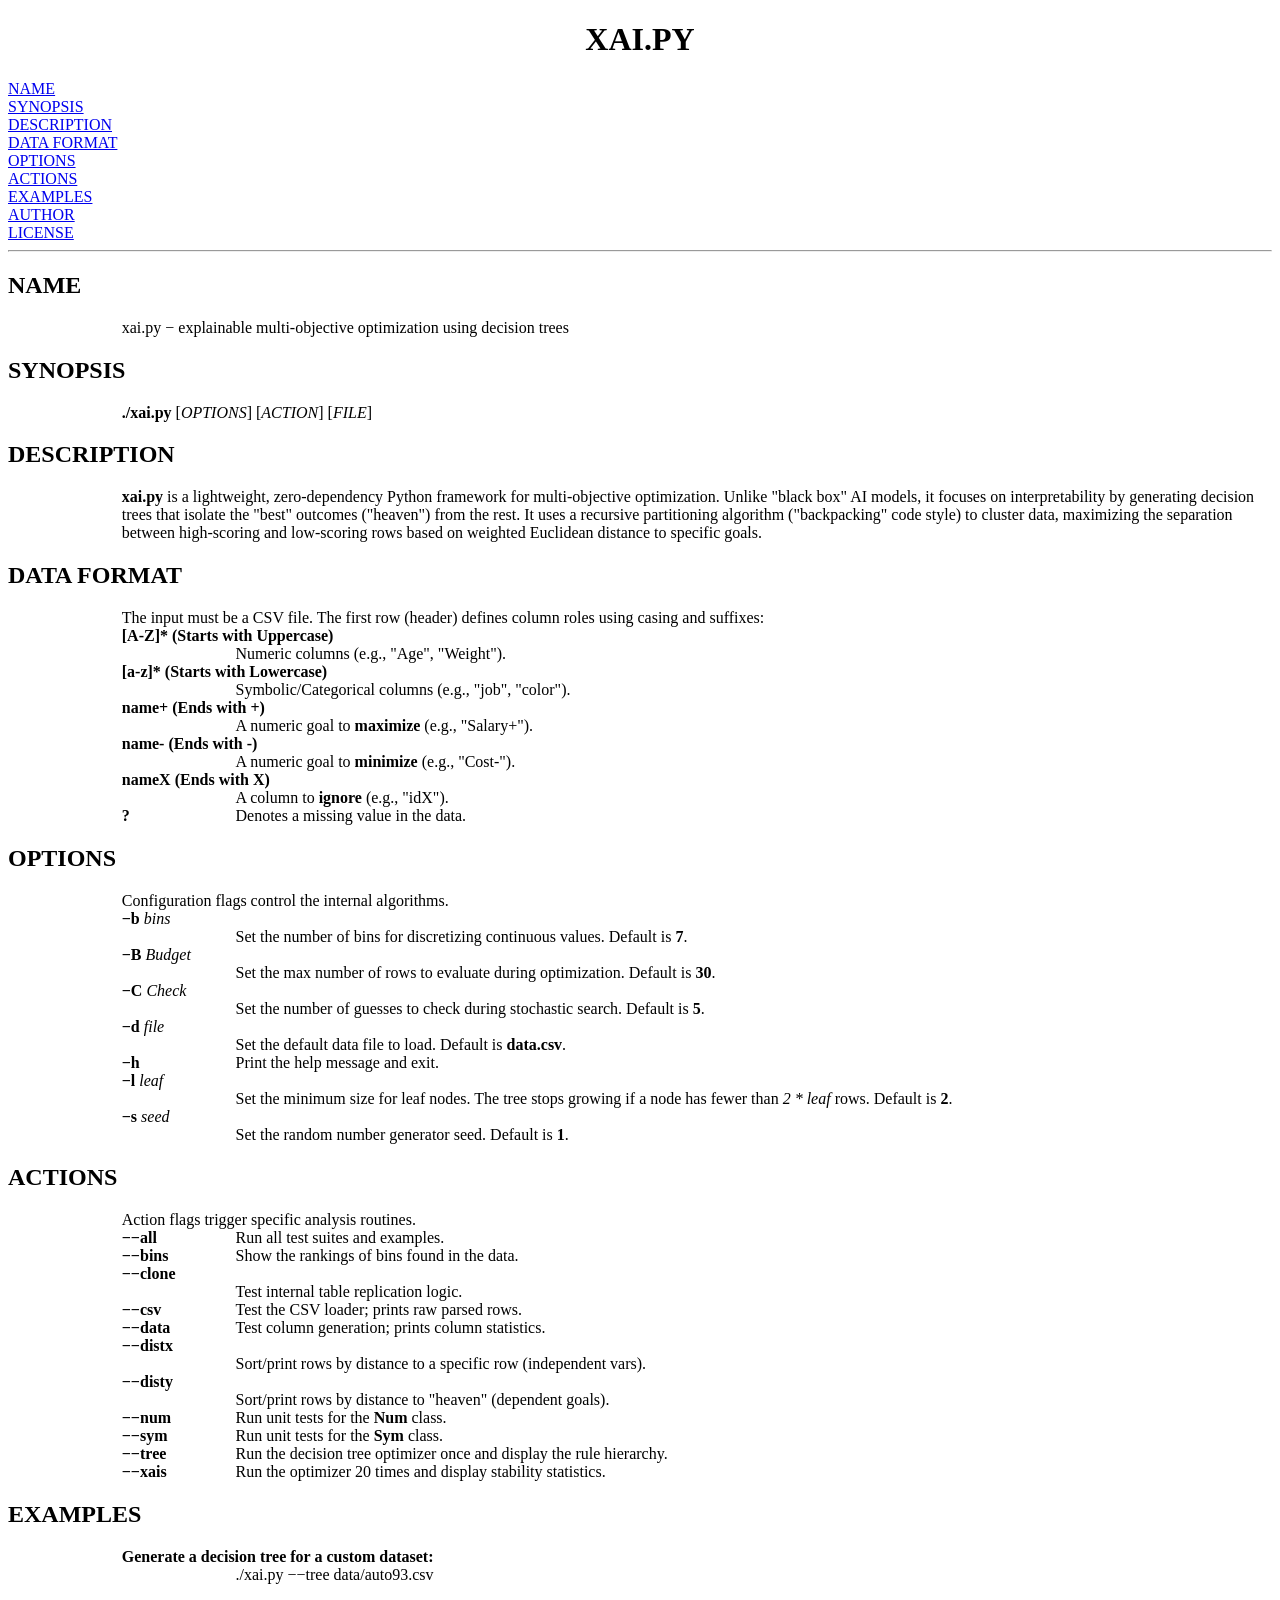
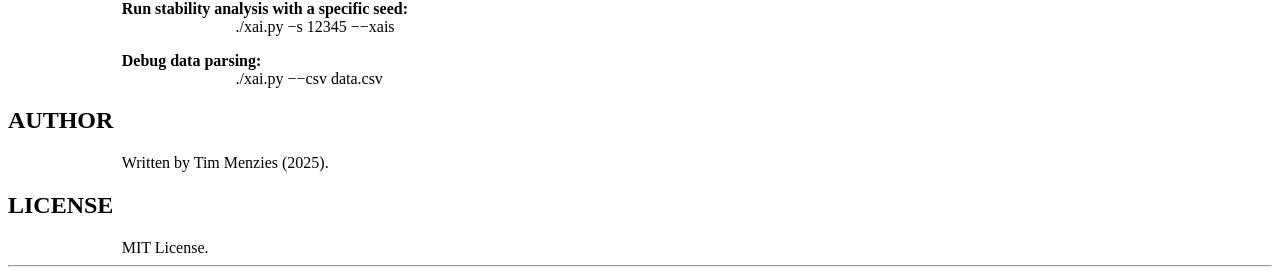
<file: docs/lect/xai_manpage.html>
<!-- Creator     : groff version 1.23.0 -->
<!-- CreationDate: Tue Feb 17 17:49:50 2026 -->
<!DOCTYPE html PUBLIC "-//W3C//DTD HTML 4.01 Transitional//EN"
"http://www.w3.org/TR/html4/loose.dtd">
<html>
<head>
<meta name="generator" content="groff -Thtml, see www.gnu.org">
<meta http-equiv="Content-Type" content="text/html; charset=US-ASCII">
<meta name="Content-Style" content="text/css">
<style type="text/css">
       p       { margin-top: 0; margin-bottom: 0; vertical-align: top }
       pre     { margin-top: 0; margin-bottom: 0; vertical-align: top }
       table   { margin-top: 0; margin-bottom: 0; vertical-align: top }
       h1      { text-align: center }
</style>
<title>XAI.PY</title>

</head>
<body>

<h1 align="center">XAI.PY</h1>

<a href="#NAME">NAME</a><br>
<a href="#SYNOPSIS">SYNOPSIS</a><br>
<a href="#DESCRIPTION">DESCRIPTION</a><br>
<a href="#DATA FORMAT">DATA FORMAT</a><br>
<a href="#OPTIONS">OPTIONS</a><br>
<a href="#ACTIONS">ACTIONS</a><br>
<a href="#EXAMPLES">EXAMPLES</a><br>
<a href="#AUTHOR">AUTHOR</a><br>
<a href="#LICENSE">LICENSE</a><br>

<hr>


<h2>NAME
<a name="NAME"></a>
</h2>


<p style="margin-left:9%; margin-top: 1em">xai.py &minus;
explainable multi-objective optimization using decision
trees</p>

<h2>SYNOPSIS
<a name="SYNOPSIS"></a>
</h2>


<p style="margin-left:9%; margin-top: 1em"><b>./xai.py</b>
[<i>OPTIONS</i>] [<i>ACTION</i>] [<i>FILE</i>]</p>

<h2>DESCRIPTION
<a name="DESCRIPTION"></a>
</h2>


<p style="margin-left:9%; margin-top: 1em"><b>xai.py</b> is
a lightweight, zero-dependency Python framework for
multi-objective optimization. Unlike &quot;black box&quot;
AI models, it focuses on interpretability by generating
decision trees that isolate the &quot;best&quot; outcomes
(&quot;heaven&quot;) from the rest. It uses a recursive
partitioning algorithm (&quot;backpacking&quot; code style)
to cluster data, maximizing the separation between
high-scoring and low-scoring rows based on weighted
Euclidean distance to specific goals.</p>

<h2>DATA FORMAT
<a name="DATA FORMAT"></a>
</h2>


<p style="margin-left:9%; margin-top: 1em">The input must
be a CSV file. The first row (header) defines column roles
using casing and suffixes: <b><br>
[A-Z]* (Starts with Uppercase)</b></p>

<p style="margin-left:18%;">Numeric columns (e.g.,
&quot;Age&quot;, &quot;Weight&quot;).</p>

<p style="margin-left:9%;"><b>[a-z]* (Starts with
Lowercase)</b></p>

<p style="margin-left:18%;">Symbolic/Categorical columns
(e.g., &quot;job&quot;, &quot;color&quot;).</p>

<p style="margin-left:9%;"><b>name+ (Ends with +)</b></p>

<p style="margin-left:18%;">A numeric goal to
<b>maximize</b> (e.g., &quot;Salary+&quot;).</p>

<p style="margin-left:9%;"><b>name- (Ends with -)</b></p>

<p style="margin-left:18%;">A numeric goal to
<b>minimize</b> (e.g., &quot;Cost-&quot;).</p>

<p style="margin-left:9%;"><b>nameX (Ends with X)</b></p>

<p style="margin-left:18%;">A column to <b>ignore</b>
(e.g., &quot;idX&quot;).</p>

<table width="100%" border="0" rules="none" frame="void"
       cellspacing="0" cellpadding="0">
<tr valign="top" align="left">
<td width="9%"></td>
<td width="1%">


<p><b>?</b></p></td>
<td width="8%"></td>
<td width="46%">


<p>Denotes a missing value in the data.</p></td>
<td width="36%">
</td></tr>
</table>

<h2>OPTIONS
<a name="OPTIONS"></a>
</h2>


<p style="margin-left:9%; margin-top: 1em">Configuration
flags control the internal algorithms. <b><br>
&minus;b</b> <i>bins</i></p>

<p style="margin-left:18%;">Set the number of bins for
discretizing continuous values. Default is <b>7</b>.</p>

<p style="margin-left:9%;"><b>&minus;B</b>
<i>Budget</i></p>

<p style="margin-left:18%;">Set the max number of rows to
evaluate during optimization. Default is <b>30</b>.</p>

<p style="margin-left:9%;"><b>&minus;C</b> <i>Check</i></p>

<p style="margin-left:18%;">Set the number of guesses to
check during stochastic search. Default is <b>5</b>.</p>

<p style="margin-left:9%;"><b>&minus;d</b> <i>file</i></p>

<p style="margin-left:18%;">Set the default data file to
load. Default is <b>data.csv</b>.</p>

<table width="100%" border="0" rules="none" frame="void"
       cellspacing="0" cellpadding="0">
<tr valign="top" align="left">
<td width="9%"></td>
<td width="3%">


<p><b>&minus;h</b></p></td>
<td width="6%"></td>
<td width="41%">


<p>Print the help message and exit.</p></td>
<td width="41%">
</td></tr>
</table>

<p style="margin-left:9%;"><b>&minus;l</b> <i>leaf</i></p>

<p style="margin-left:18%;">Set the minimum size for leaf
nodes. The tree stops growing if a node has fewer than <i>2
* leaf</i> rows. Default is <b>2</b>.</p>

<p style="margin-left:9%;"><b>&minus;s</b> <i>seed</i></p>

<p style="margin-left:18%;">Set the random number generator
seed. Default is <b>1</b>.</p>

<h2>ACTIONS
<a name="ACTIONS"></a>
</h2>


<p style="margin-left:9%; margin-top: 1em">Action flags
trigger specific analysis routines.</p>

<table width="100%" border="0" rules="none" frame="void"
       cellspacing="0" cellpadding="0">
<tr valign="top" align="left">
<td width="9%"></td>
<td width="8%">


<p><b>&minus;&minus;all</b></p></td>
<td width="1%"></td>
<td width="56%">


<p>Run all test suites and examples.</p></td>
<td width="26%">
</td></tr>
<tr valign="top" align="left">
<td width="9%"></td>
<td width="8%">


<p><b>&minus;&minus;bins</b></p></td>
<td width="1%"></td>
<td width="56%">


<p>Show the rankings of bins found in the data.</p></td>
<td width="26%">
</td></tr>
</table>

<p style="margin-left:9%;"><b>&minus;&minus;clone</b></p>

<p style="margin-left:18%;">Test internal table replication
logic.</p>

<table width="100%" border="0" rules="none" frame="void"
       cellspacing="0" cellpadding="0">
<tr valign="top" align="left">
<td width="9%"></td>
<td width="8%">


<p><b>&minus;&minus;csv</b></p></td>
<td width="1%"></td>
<td width="63%">


<p>Test the CSV loader; prints raw parsed rows.</p></td>
<td width="19%">
</td></tr>
<tr valign="top" align="left">
<td width="9%"></td>
<td width="8%">


<p><b>&minus;&minus;data</b></p></td>
<td width="1%"></td>
<td width="63%">


<p>Test column generation; prints column statistics.</p></td>
<td width="19%">
</td></tr>
</table>

<p style="margin-left:9%;"><b>&minus;&minus;distx</b></p>

<p style="margin-left:18%;">Sort/print rows by distance to
a specific row (independent vars).</p>

<p style="margin-left:9%;"><b>&minus;&minus;disty</b></p>

<p style="margin-left:18%;">Sort/print rows by distance to
&quot;heaven&quot; (dependent goals).</p>

<table width="100%" border="0" rules="none" frame="void"
       cellspacing="0" cellpadding="0">
<tr valign="top" align="left">
<td width="9%"></td>
<td width="8%">


<p><b>&minus;&minus;num</b></p></td>
<td width="1%"></td>
<td width="82%">


<p>Run unit tests for the <b>Num</b> class.</p></td></tr>
<tr valign="top" align="left">
<td width="9%"></td>
<td width="8%">


<p><b>&minus;&minus;sym</b></p></td>
<td width="1%"></td>
<td width="82%">


<p>Run unit tests for the <b>Sym</b> class.</p></td></tr>
<tr valign="top" align="left">
<td width="9%"></td>
<td width="8%">


<p><b>&minus;&minus;tree</b></p></td>
<td width="1%"></td>
<td width="82%">


<p>Run the decision tree optimizer once and display the
rule hierarchy.</p></td></tr>
<tr valign="top" align="left">
<td width="9%"></td>
<td width="8%">


<p><b>&minus;&minus;xais</b></p></td>
<td width="1%"></td>
<td width="82%">


<p>Run the optimizer 20 times and display stability
statistics.</p> </td></tr>
</table>

<h2>EXAMPLES
<a name="EXAMPLES"></a>
</h2>


<p style="margin-left:9%; margin-top: 1em"><b>Generate a
decision tree for a custom dataset:</b></p>

<p style="margin-left:18%;">./xai.py &minus;&minus;tree
data/auto93.csv</p>

<p style="margin-left:9%; margin-top: 1em"><b>Run stability
analysis with a specific seed:</b></p>

<p style="margin-left:18%;">./xai.py &minus;s 12345
&minus;&minus;xais</p>

<p style="margin-left:9%; margin-top: 1em"><b>Debug data
parsing:</b></p>

<p style="margin-left:18%;">./xai.py &minus;&minus;csv
data.csv</p>

<h2>AUTHOR
<a name="AUTHOR"></a>
</h2>


<p style="margin-left:9%; margin-top: 1em">Written by Tim
Menzies (2025).</p>

<h2>LICENSE
<a name="LICENSE"></a>
</h2>


<p style="margin-left:9%; margin-top: 1em">MIT License.</p>
<hr>
</body>
</html>
</file>
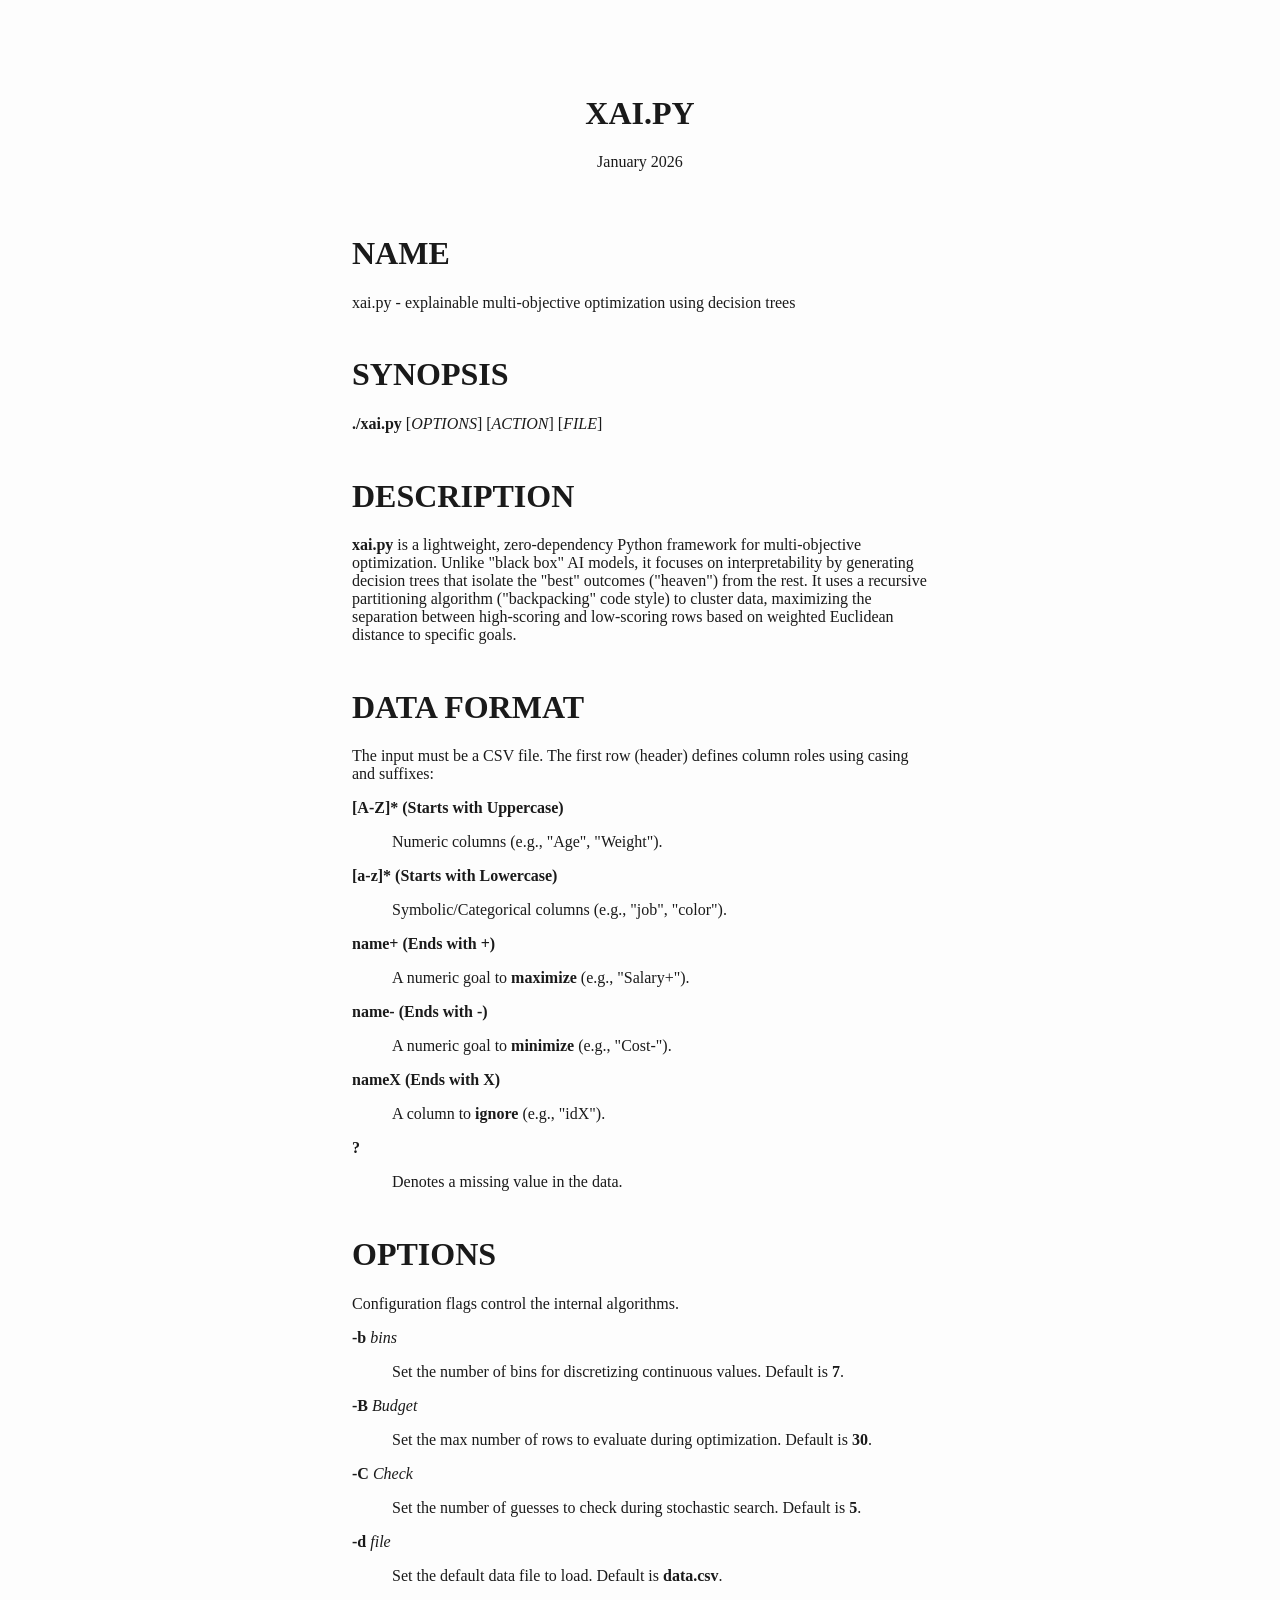
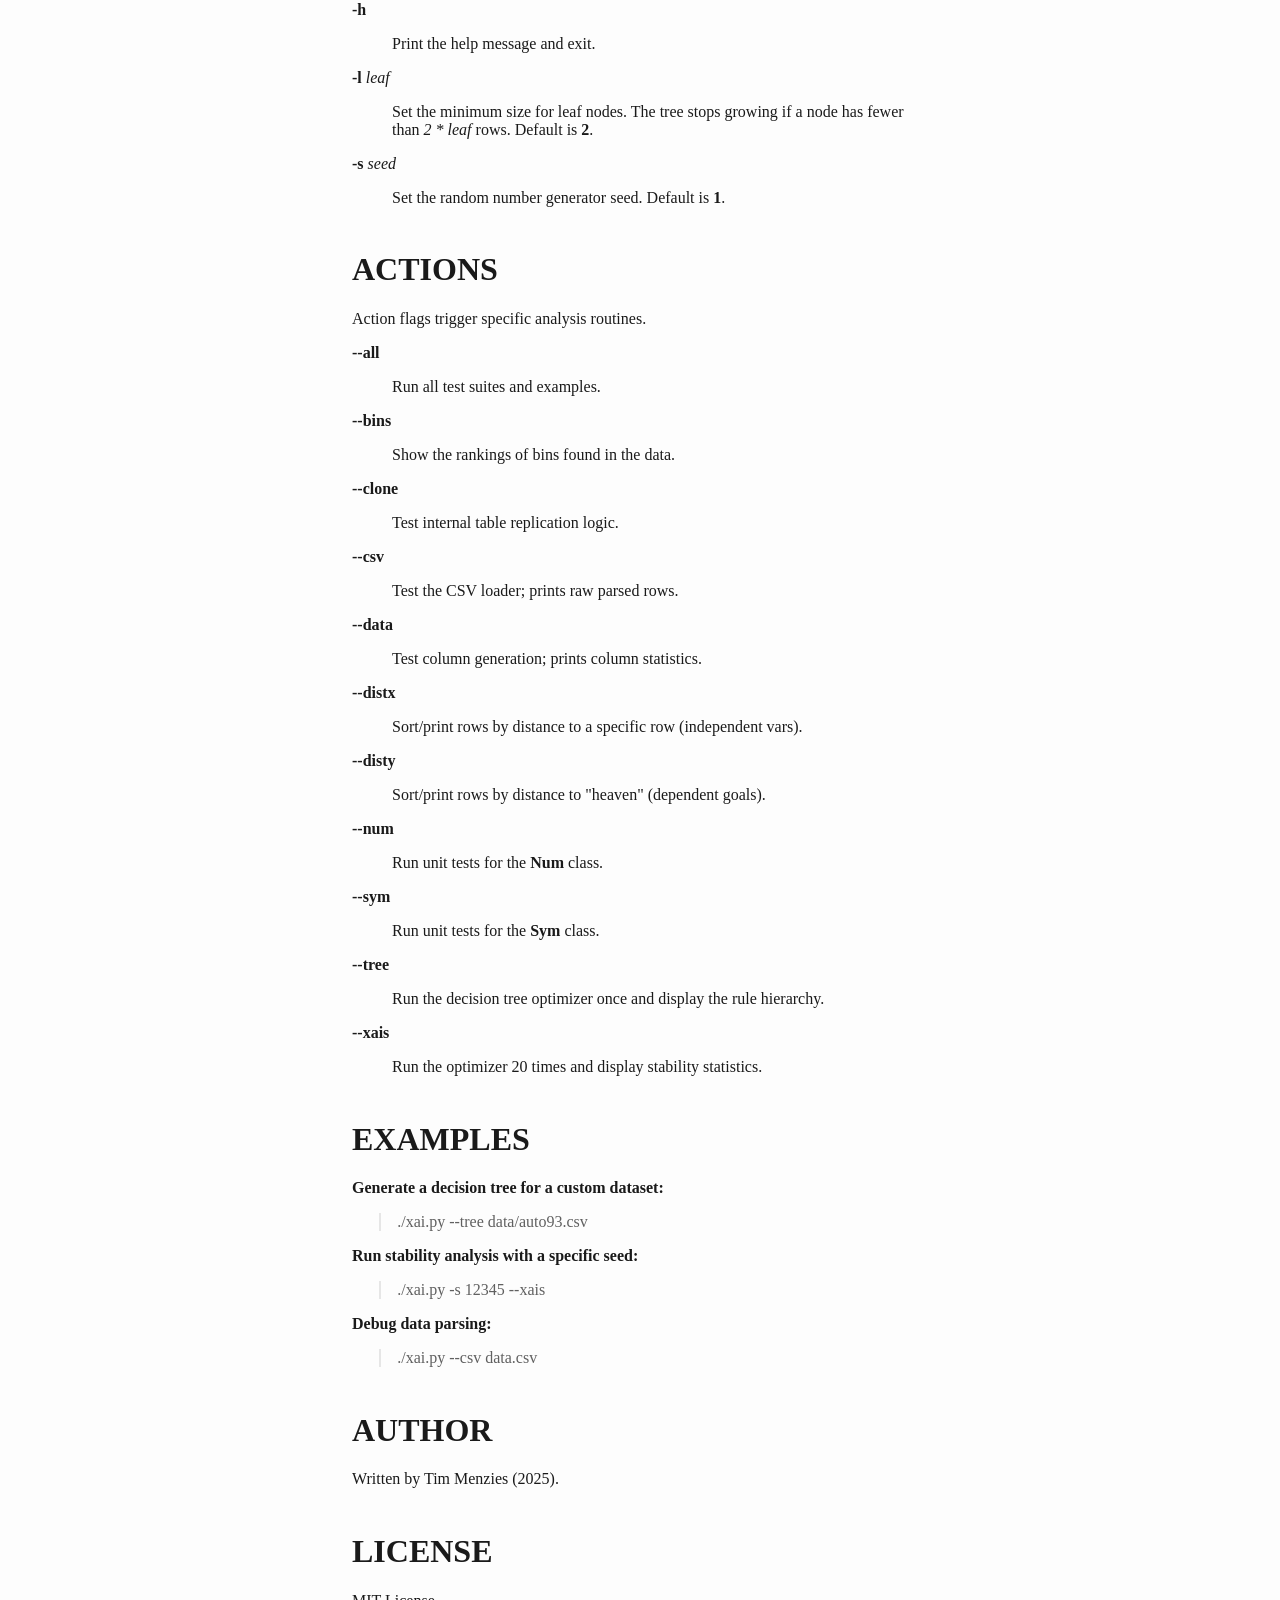
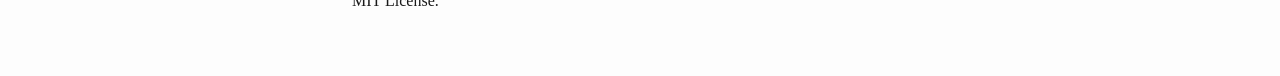
<file: docs/lect/xai_modern.html>
<!DOCTYPE html>
<html xmlns="http://www.w3.org/1999/xhtml" lang="" xml:lang="">
<head>
  <meta charset="utf-8" />
  <meta name="generator" content="pandoc" />
  <meta name="viewport" content="width=device-width, initial-scale=1.0, user-scalable=yes" />
  <title>XAI.PY</title>
  <style>
    html {
      color: #1a1a1a;
      background-color: #fdfdfd;
    }
    body {
      margin: 0 auto;
      max-width: 36em;
      padding-left: 50px;
      padding-right: 50px;
      padding-top: 50px;
      padding-bottom: 50px;
      hyphens: auto;
      overflow-wrap: break-word;
      text-rendering: optimizeLegibility;
      font-kerning: normal;
    }
    @media (max-width: 600px) {
      body {
        font-size: 0.9em;
        padding: 12px;
      }
      h1 {
        font-size: 1.8em;
      }
    }
    @media print {
      html {
        background-color: white;
      }
      body {
        background-color: transparent;
        color: black;
        font-size: 12pt;
      }
      p, h2, h3 {
        orphans: 3;
        widows: 3;
      }
      h2, h3, h4 {
        page-break-after: avoid;
      }
    }
    p {
      margin: 1em 0;
    }
    a {
      color: #1a1a1a;
    }
    a:visited {
      color: #1a1a1a;
    }
    img {
      max-width: 100%;
    }
    svg {
      height: auto;
      max-width: 100%;
    }
    h1, h2, h3, h4, h5, h6 {
      margin-top: 1.4em;
    }
    h5, h6 {
      font-size: 1em;
      font-style: italic;
    }
    h6 {
      font-weight: normal;
    }
    ol, ul {
      padding-left: 1.7em;
      margin-top: 1em;
    }
    li > ol, li > ul {
      margin-top: 0;
    }
    blockquote {
      margin: 1em 0 1em 1.7em;
      padding-left: 1em;
      border-left: 2px solid #e6e6e6;
      color: #606060;
    }
    code {
      font-family: Menlo, Monaco, Consolas, 'Lucida Console', monospace;
      font-size: 85%;
      margin: 0;
      hyphens: manual;
    }
    pre {
      margin: 1em 0;
      overflow: auto;
    }
    pre code {
      padding: 0;
      overflow: visible;
      overflow-wrap: normal;
    }
    .sourceCode {
     background-color: transparent;
     overflow: visible;
    }
    hr {
      background-color: #1a1a1a;
      border: none;
      height: 1px;
      margin: 1em 0;
    }
    table {
      margin: 1em 0;
      border-collapse: collapse;
      width: 100%;
      overflow-x: auto;
      display: block;
      font-variant-numeric: lining-nums tabular-nums;
    }
    table caption {
      margin-bottom: 0.75em;
    }
    tbody {
      margin-top: 0.5em;
      border-top: 1px solid #1a1a1a;
      border-bottom: 1px solid #1a1a1a;
    }
    th {
      border-top: 1px solid #1a1a1a;
      padding: 0.25em 0.5em 0.25em 0.5em;
    }
    td {
      padding: 0.125em 0.5em 0.25em 0.5em;
    }
    header {
      margin-bottom: 4em;
      text-align: center;
    }
    #TOC li {
      list-style: none;
    }
    #TOC ul {
      padding-left: 1.3em;
    }
    #TOC > ul {
      padding-left: 0;
    }
    #TOC a:not(:hover) {
      text-decoration: none;
    }
    code{white-space: pre-wrap;}
    span.smallcaps{font-variant: small-caps;}
    div.columns{display: flex; gap: min(4vw, 1.5em);}
    div.column{flex: auto; overflow-x: auto;}
    div.hanging-indent{margin-left: 1.5em; text-indent: -1.5em;}
    /* The extra [class] is a hack that increases specificity enough to
       override a similar rule in reveal.js */
    ul.task-list[class]{list-style: none;}
    ul.task-list li input[type="checkbox"] {
      font-size: inherit;
      width: 0.8em;
      margin: 0 0.8em 0.2em -1.6em;
      vertical-align: middle;
    }
    .display.math{display: block; text-align: center; margin: 0.5rem auto;}
  </style>
  <!--[if lt IE 9]>
    <script src="//cdnjs.cloudflare.com/ajax/libs/html5shiv/3.7.3/html5shiv-printshiv.min.js"></script>
  <![endif]-->
</head>
<body>
<header id="title-block-header">
<h1 class="title">XAI.PY</h1>
<p class="date">January 2026</p>
</header>
<h1>NAME</h1>
<p>xai.py - explainable multi-objective optimization using decision
trees</p>
<h1>SYNOPSIS</h1>
<p><strong>./xai.py</strong> [<em>OPTIONS</em>] [<em>ACTION</em>]
[<em>FILE</em>]</p>
<h1>DESCRIPTION</h1>
<p><strong>xai.py</strong> is a lightweight, zero-dependency Python
framework for multi-objective optimization. Unlike "black box" AI
models, it focuses on interpretability by generating decision trees that
isolate the "best" outcomes ("heaven") from the rest. It uses a
recursive partitioning algorithm ("backpacking" code style) to cluster
data, maximizing the separation between high-scoring and low-scoring
rows based on weighted Euclidean distance to specific goals.</p>
<h1>DATA FORMAT</h1>
<p>The input must be a CSV file. The first row (header) defines column
roles using casing and suffixes:</p>
<dl>
<dt><strong>[A-Z]* (Starts with Uppercase)</strong></dt>
<dd>
<p>Numeric columns (e.g., "Age", "Weight").</p>
</dd>
<dt><strong>[a-z]* (Starts with Lowercase)</strong></dt>
<dd>
<p>Symbolic/Categorical columns (e.g., "job", "color").</p>
</dd>
<dt><strong>name+ (Ends with +)</strong></dt>
<dd>
<p>A numeric goal to <strong>maximize</strong> (e.g., "Salary+").</p>
</dd>
<dt><strong>name- (Ends with -)</strong></dt>
<dd>
<p>A numeric goal to <strong>minimize</strong> (e.g., "Cost-").</p>
</dd>
<dt><strong>nameX (Ends with X)</strong></dt>
<dd>
<p>A column to <strong>ignore</strong> (e.g., "idX").</p>
</dd>
<dt><strong>?</strong></dt>
<dd>
<p>Denotes a missing value in the data.</p>
</dd>
</dl>
<h1>OPTIONS</h1>
<p>Configuration flags control the internal algorithms.</p>
<dl>
<dt><strong>-b</strong><em> bins</em></dt>
<dd>
<p>Set the number of bins for discretizing continuous values. Default is
<strong>7</strong>.</p>
</dd>
<dt><strong>-B</strong><em> Budget</em></dt>
<dd>
<p>Set the max number of rows to evaluate during optimization. Default
is <strong>30</strong>.</p>
</dd>
<dt><strong>-C</strong><em> Check</em></dt>
<dd>
<p>Set the number of guesses to check during stochastic search. Default
is <strong>5</strong>.</p>
</dd>
<dt><strong>-d</strong><em> file</em></dt>
<dd>
<p>Set the default data file to load. Default is
<strong>data.csv</strong>.</p>
</dd>
<dt><strong>-h</strong></dt>
<dd>
<p>Print the help message and exit.</p>
</dd>
<dt><strong>-l</strong><em> leaf</em></dt>
<dd>
<p>Set the minimum size for leaf nodes. The tree stops growing if a node
has fewer than <em>2 * leaf</em> rows. Default is
<strong>2</strong>.</p>
</dd>
<dt><strong>-s</strong><em> seed</em></dt>
<dd>
<p>Set the random number generator seed. Default is
<strong>1</strong>.</p>
</dd>
</dl>
<h1>ACTIONS</h1>
<p>Action flags trigger specific analysis routines.</p>
<dl>
<dt><strong>--all</strong></dt>
<dd>
<p>Run all test suites and examples.</p>
</dd>
<dt><strong>--bins</strong></dt>
<dd>
<p>Show the rankings of bins found in the data.</p>
</dd>
<dt><strong>--clone</strong></dt>
<dd>
<p>Test internal table replication logic.</p>
</dd>
<dt><strong>--csv</strong></dt>
<dd>
<p>Test the CSV loader; prints raw parsed rows.</p>
</dd>
<dt><strong>--data</strong></dt>
<dd>
<p>Test column generation; prints column statistics.</p>
</dd>
<dt><strong>--distx</strong></dt>
<dd>
<p>Sort/print rows by distance to a specific row (independent vars).</p>
</dd>
<dt><strong>--disty</strong></dt>
<dd>
<p>Sort/print rows by distance to "heaven" (dependent goals).</p>
</dd>
<dt><strong>--num</strong></dt>
<dd>
<p>Run unit tests for the <strong>Num</strong> class.</p>
</dd>
<dt><strong>--sym</strong></dt>
<dd>
<p>Run unit tests for the <strong>Sym</strong> class.</p>
</dd>
<dt><strong>--tree</strong></dt>
<dd>
<p>Run the decision tree optimizer once and display the rule
hierarchy.</p>
</dd>
<dt><strong>--xais</strong></dt>
<dd>
<p>Run the optimizer 20 times and display stability statistics.</p>
</dd>
</dl>
<h1>EXAMPLES</h1>
<p><strong>Generate a decision tree for a custom dataset:</strong></p>
<blockquote>
<p>./xai.py --tree data/auto93.csv</p>
</blockquote>
<p><strong>Run stability analysis with a specific seed:</strong></p>
<blockquote>
<p>./xai.py -s 12345 --xais</p>
</blockquote>
<p><strong>Debug data parsing:</strong></p>
<blockquote>
<p>./xai.py --csv data.csv</p>
</blockquote>
<h1>AUTHOR</h1>
<p>Written by Tim Menzies (2025).</p>
<h1>LICENSE</h1>
<p>MIT License.</p>
</body>
</html>
</file>
<file: docs/lect/VIBE_coding_materials/personal website 1/style.css>
:root {
  --ncsu-red: #e53935;
  --ncsu-red-dark: #b71c1c;
  --ncsu-red-light: #ffebee;
  --bg: #020617;
  --bg-alt: #0b1220;
  --text: #e5e7eb;
  --muted-text: #9ca3af;
  --border: rgba(148, 163, 184, 0.55);
  --shadow-soft: 0 22px 60px rgba(15, 23, 42, 0.95);
  --radius-lg: 18px;
  --radius-md: 12px;
  --radius-pill: 999px;
  --transition-fast: 160ms ease-out;
  --max-width: 1040px;
}

* {
  box-sizing: border-box;
}

html {
  scroll-behavior: smooth;
}

body {
  margin: 0;
  font-family: system-ui, -apple-system, BlinkMacSystemFont, "SF Pro Text",
    "Segoe UI", sans-serif;
  background:
    radial-gradient(circle at 0% 0%, rgba(248, 113, 113, 0.16), transparent 55%),
    radial-gradient(circle at 100% 100%, rgba(59, 130, 246, 0.12), transparent 55%),
    var(--bg);
  color: var(--text);
  line-height: 1.6;
  -webkit-font-smoothing: antialiased;
}

a {
  color: var(--ncsu-red);
  text-decoration: none;
}

a:hover {
  text-decoration: underline;
}

/* Layout */
.page {
  min-height: 100vh;
  display: flex;
  flex-direction: column;
  background-image: radial-gradient(
      circle at 0 0,
      rgba(248, 113, 113, 0.1),
      transparent 55%
    ),
    radial-gradient(
      circle at 100% 100%,
      rgba(59, 130, 246, 0.08),
      transparent 55%
    );
}

.container {
  width: 100%;
  max-width: var(--max-width);
  margin: 0 auto;
  padding: 0 1.4rem;
}

/* Top nav */
.site-header {
  position: sticky;
  top: 0;
  z-index: 20;
  backdrop-filter: blur(16px);
  background: linear-gradient(
      to right,
      rgba(15, 23, 42, 0.97),
      rgba(15, 23, 42, 0.92)
    );
  border-bottom: 1px solid rgba(148, 163, 184, 0.4);
}

.site-header-inner {
  display: flex;
  align-items: center;
  justify-content: space-between;
  padding: 0.75rem 0.25rem;
  gap: 1rem;
}

.brand {
  display: flex;
  align-items: center;
  gap: 0.6rem;
  font-size: 0.95rem;
  font-weight: 600;
  letter-spacing: 0.02em;
  text-transform: uppercase;
}

.brand-mark {
  width: 28px;
  height: 28px;
  border-radius: 8px;
  background: radial-gradient(circle at 30% 0%, #fee2e2, var(--ncsu-red));
  display: inline-flex;
  align-items: center;
  justify-content: center;
  color: #fff;
  font-size: 0.85rem;
  font-weight: 700;
  box-shadow: 0 10px 24px rgba(248, 113, 113, 0.7);
}

.brand-subtitle {
  font-size: 0.75rem;
  font-weight: 500;
  color: var(--muted-text);
  text-transform: none;
}

.nav {
  display: flex;
  align-items: center;
  gap: 0.75rem;
  font-size: 0.85rem;
}

.nav a {
  padding: 0.35rem 0.7rem;
  border-radius: 999px;
  color: var(--muted-text);
  text-decoration: none;
  border: 1px solid transparent;
  transition: background var(--transition-fast),
    color var(--transition-fast), border-color var(--transition-fast);
}

.nav a:hover {
  background: rgba(15, 23, 42, 0.9);
  border-color: rgba(148, 163, 184, 0.7);
  color: #e5e7eb;
}

.nav a.nav-cta {
  background: linear-gradient(135deg, var(--ncsu-red), var(--ncsu-red-dark));
  color: #fef2f2;
  border-color: transparent;
  font-weight: 600;
}

.nav a.nav-cta:hover {
  background: var(--ncsu-red-dark);
}

.nav-toggle {
  display: none;
  border: none;
  background: transparent;
  padding: 0.25rem;
  cursor: pointer;
}

.nav-toggle span {
  display: block;
  width: 18px;
  height: 2px;
  background: var(--text);
  border-radius: 999px;
  margin: 3px 0;
}

/* Sections */
main {
  flex: 1 0 auto;
}

section {
  padding: 3.5rem 0;
}

.section-header {
  display: flex;
  flex-direction: column;
  gap: 0.4rem;
  margin-bottom: 1.8rem;
}

.section-label {
  font-size: 0.75rem;
  font-weight: 600;
  text-transform: uppercase;
  letter-spacing: 0.12em;
  color: var(--ncsu-red-dark);
}

.section-title {
  font-size: 1.4rem;
  font-weight: 650;
  letter-spacing: 0.02em;
}

.section-description {
  font-size: 0.98rem;
  color: var(--muted-text);
  max-width: 36rem;
}

/* Hero */
.hero {
  padding: 3.5rem 0 3rem;
}

.hero-grid {
  display: grid;
  grid-template-columns: minmax(0, 3fr) minmax(0, 2.2fr);
  gap: 2.5rem;
  align-items: center;
}

.hero-badge-row {
  display: flex;
  flex-wrap: wrap;
  gap: 0.6rem;
  margin-bottom: 1.4rem;
}

.hero-badge {
  display: inline-flex;
  align-items: center;
  gap: 0.4rem;
  padding: 0.25rem 0.7rem;
  border-radius: var(--radius-pill);
  background: var(--ncsu-red-light);
  color: var(--ncsu-red-dark);
  font-size: 0.78rem;
  font-weight: 600;
  text-transform: uppercase;
  letter-spacing: 0.11em;
}

.hero-badge-dot {
  width: 7px;
  height: 7px;
  border-radius: 999px;
  background: var(--ncsu-red);
}

.hero-title {
  font-size: clamp(2.1rem, 4vw, 2.7rem);
  letter-spacing: 0.02em;
  margin: 0 0 0.6rem;
  font-weight: 700;
}

.hero-title span {
  color: var(--ncsu-red-dark);
}

.hero-subtitle {
  font-size: 1rem;
  color: var(--muted-text);
  max-width: 34rem;
  margin-bottom: 1.6rem;
}

.hero-meta {
  display: flex;
  flex-wrap: wrap;
  gap: 0.75rem;
  margin-bottom: 1.8rem;
  font-size: 0.85rem;
  color: var(--muted-text);
}

.hero-meta-item {
  display: inline-flex;
  align-items: center;
  gap: 0.4rem;
  padding: 0.25rem 0.65rem;
  border-radius: var(--radius-pill);
  border: 1px solid var(--border);
  background: #ffffff;
}

.hero-actions {
  display: flex;
  flex-wrap: wrap;
  gap: 0.75rem;
  margin-bottom: 1.4rem;
}

.btn {
  display: inline-flex;
  align-items: center;
  justify-content: center;
  gap: 0.4rem;
  padding: 0.6rem 1rem;
  border-radius: var(--radius-pill);
  font-size: 0.9rem;
  font-weight: 600;
  border: 1px solid transparent;
  cursor: pointer;
  background: transparent;
  color: var(--text);
  text-decoration: none;
  transition: background var(--transition-fast), color var(--transition-fast),
    border-color var(--transition-fast), transform var(--transition-fast),
    box-shadow var(--transition-fast);
}

.btn-primary {
  background: linear-gradient(135deg, var(--ncsu-red), var(--ncsu-red-dark));
  color: #ffffff;
  border-color: rgba(248, 113, 113, 0.6);
  box-shadow: 0 18px 45px rgba(248, 113, 113, 0.7);
}

.btn-primary:hover {
  background: var(--ncsu-red-dark);
  border-color: var(--ncsu-red-dark);
  transform: translateY(-1px);
  box-shadow: 0 12px 26px rgba(204, 0, 0, 0.45);
  text-decoration: none;
}

.btn-ghost {
  background: rgba(15, 23, 42, 0.85);
  border-color: rgba(148, 163, 184, 0.7);
  color: #e5e7eb;
}

.btn-ghost:hover {
  background: var(--bg-alt);
  border-color: #d0d0d0;
  text-decoration: none;
}

.hero-links-row {
  display: flex;
  flex-wrap: wrap;
  gap: 0.75rem;
  font-size: 0.85rem;
  color: var(--muted-text);
}

.hero-link-pill {
  display: inline-flex;
  align-items: center;
  gap: 0.4rem;
  padding: 0.25rem 0.7rem;
  border-radius: var(--radius-pill);
  border: 1px dashed rgba(148, 163, 184, 0.6);
  background: rgba(15, 23, 42, 0.9);
}

.hero-link-pill a {
  color: inherit;
  text-decoration: none;
}

.hero-link-pill a:hover {
  text-decoration: underline;
}

.hero-card {
  background: #ffffff;
  border-radius: var(--radius-lg);
  box-shadow: var(--shadow-soft);
  padding: 1.5rem 1.4rem;
  border: 1px solid rgba(0, 0, 0, 0.04);
}

/* Hero photo on the right */
.hero-photo {
  display: flex;
  align-items: flex-start;
  justify-content: flex-end;
  height: 100%;
}

.hero-photo-img {
  width: 100%;
  max-width: 220px;
  border-radius: 18px;
  object-fit: cover;
  box-shadow: 0 18px 45px rgba(15, 23, 42, 0.95);
  border: 3px solid rgba(248, 250, 252, 0.92);
  background: #020617;
  display: block;
}

.hero-card-header {
  display: flex;
  gap: 0.8rem;
  margin-bottom: 1.1rem;
  align-items: center;
}

.avatar {
  width: 60px;
  height: 60px;
  border-radius: 20px;
  background: linear-gradient(145deg, var(--ncsu-red), var(--ncsu-red-dark));
  display: flex;
  align-items: center;
  justify-content: center;
  color: #ffffff;
  font-weight: 700;
  font-size: 1.4rem;
  box-shadow: 0 10px 28px rgba(204, 0, 0, 0.55);
}

.hero-card-title {
  font-size: 0.9rem;
  font-weight: 650;
  letter-spacing: 0.04em;
  text-transform: uppercase;
  color: var(--muted-text);
}

.hero-card-school {
  font-size: 0.95rem;
  font-weight: 600;
}

.hero-card-body {
  font-size: 0.88rem;
  color: var(--muted-text);
  margin-bottom: 1.1rem;
}

.hero-tag-grid {
  display: flex;
  flex-wrap: wrap;
  gap: 0.5rem;
}

.tag {
  font-size: 0.78rem;
  padding: 0.2rem 0.6rem;
  border-radius: var(--radius-pill);
  background: var(--bg-alt);
  border: 1px solid var(--border);
  color: var(--muted-text);
  white-space: nowrap;
}

.tag-strong {
  background: var(--ncsu-red-light);
  color: var(--ncsu-red-dark);
  border-color: rgba(204, 0, 0, 0.35);
}

/* Two-column content layout */
.two-column {
  display: grid;
  grid-template-columns: minmax(0, 1.4fr) minmax(0, 1fr);
  gap: 2.5rem;
  align-items: flex-start;
}

/* Cards & lists */
.card-list {
  display: flex;
  flex-direction: column;
  gap: 1.1rem;
}

.card {
  border-radius: var(--radius-md);
  border: 1px solid rgba(148, 163, 184, 0.5);
  background: radial-gradient(circle at 0 0, rgba(248, 113, 113, 0.16), transparent 55%),
    #020617;
  padding: 1rem 1.1rem;
  box-shadow: 0 18px 45px rgba(15, 23, 42, 0.95);
}

.card-header {
  display: flex;
  flex-wrap: wrap;
  justify-content: space-between;
  align-items: baseline;
  gap: 0.4rem;
  margin-bottom: 0.4rem;
}

.card-title {
  font-size: 0.98rem;
  font-weight: 600;
}

.card-meta {
  font-size: 0.8rem;
  font-weight: 500;
  text-transform: uppercase;
  letter-spacing: 0.14em;
  color: var(--muted-text);
}

.card-subtitle {
  font-size: 0.88rem;
  color: var(--muted-text);
  margin-bottom: 0.4rem;
}

.card-body {
  font-size: 0.88rem;
  color: var(--muted-text);
  margin-bottom: 0.4rem;
}

.inline-list {
  font-size: 0.82rem;
  color: var(--muted-text);
}

.inline-list strong {
  color: var(--text);
}

/* Projects */
.project-grid {
  display: grid;
  grid-template-columns: repeat(3, minmax(0, 1fr));
  gap: 1.3rem;
}

.project-card {
  border-radius: var(--radius-md);
  border: 1px solid rgba(148, 163, 184, 0.5);
  padding: 1rem 1rem 0.9rem;
  background: radial-gradient(circle at 0 0, rgba(248, 113, 113, 0.16), transparent 55%),
    #020617;
  box-shadow: 0 18px 45px rgba(15, 23, 42, 0.95);
  display: flex;
  flex-direction: column;
  gap: 0.4rem;
}

.project-title-row {
  display: flex;
  justify-content: space-between;
  gap: 0.4rem;
  align-items: baseline;
}

.project-title {
  font-size: 0.95rem;
  font-weight: 600;
}

.project-tag {
  font-size: 0.75rem;
  padding: 0.15rem 0.5rem;
  border-radius: var(--radius-pill);
  background: rgba(15, 23, 42, 0.96);
  color: #e5e7eb;
}

.project-body {
  font-size: 0.86rem;
  color: var(--muted-text);
}

.project-links {
  margin-top: 0.3rem;
  font-size: 0.8rem;
}

.project-links a {
  margin-right: 0.6rem;
}

/* Papers */
.papers-list {
  display: flex;
  flex-direction: column;
  gap: 0.9rem;
  font-size: 0.9rem;
}

.paper-item-title {
  font-weight: 600;
}

.paper-venue {
  font-size: 0.85rem;
  color: var(--muted-text);
}

/* Contact */
.contact-grid {
  display: grid;
  grid-template-columns: minmax(0, 1.3fr) minmax(0, 1fr);
  gap: 2.3rem;
  align-items: flex-start;
}

.contact-card {
  border-radius: var(--radius-lg);
  border: 1px solid rgba(148, 163, 184, 0.5);
  padding: 1.4rem 1.5rem;
  background: radial-gradient(circle at 0 0, rgba(248, 113, 113, 0.16), transparent 55%),
    #020617;
  box-shadow: var(--shadow-soft);
}

.contact-row {
  display: flex;
  flex-direction: column;
  gap: 0.7rem;
  font-size: 0.9rem;
}

.contact-label {
  font-size: 0.8rem;
  font-weight: 600;
  text-transform: uppercase;
  letter-spacing: 0.12em;
  color: var(--muted-text);
}

.contact-link {
  display: inline-flex;
  align-items: center;
  gap: 0.4rem;
  font-weight: 500;
}

.contact-link span.icon {
  width: 18px;
  height: 18px;
  border-radius: 50%;
  border: 1px solid var(--border);
  display: inline-flex;
  align-items: center;
  justify-content: center;
  font-size: 0.72rem;
  background: var(--bg-alt);
}

.contact-badges {
  display: flex;
  flex-wrap: wrap;
  gap: 0.6rem;
  margin-top: 0.6rem;
}

.contact-badge {
  font-size: 0.8rem;
  padding: 0.25rem 0.7rem;
  border-radius: var(--radius-pill);
  border: 1px solid rgba(148, 163, 184, 0.7);
  background: rgba(15, 23, 42, 0.96);
  color: #e5e7eb;
}

/* Footer */
.site-footer {
  padding: 1.6rem 0 2rem;
  border-top: 1px solid rgba(148, 163, 184, 0.4);
  margin-top: 1.5rem;
  font-size: 0.78rem;
  color: var(--muted-text);
}

.site-footer-inner {
  display: flex;
  flex-wrap: wrap;
  justify-content: space-between;
  gap: 0.75rem;
  align-items: center;
}

.footer-links {
  display: flex;
  flex-wrap: wrap;
  gap: 0.75rem;
}

.footer-links a {
  color: var(--muted-text);
  text-decoration: none;
}

.footer-links a:hover {
  text-decoration: underline;
}

/* Responsive */
@media (max-width: 900px) {
  .two-column,
  .project-grid,
  .contact-grid {
    grid-template-columns: minmax(0, 1fr);
  }

  .hero-card {
    order: -1;
  }

  .project-grid {
    grid-template-columns: repeat(2, minmax(0, 1fr));
  }
}

@media (max-width: 720px) {
  .site-header-inner {
    padding-inline: 0;
  }

  .nav {
    position: fixed;
    inset-inline: 0;
    top: 48px;
    transform: translateY(-120%);
    opacity: 0;
    pointer-events: none;
    flex-direction: column;
    align-items: flex-start;
    padding: 0.7rem 1.4rem 0.8rem;
    background: color-mix(in srgb, var(--bg) 94%, #ffffff 6%);
    border-bottom: 1px solid rgba(0, 0, 0, 0.04);
    transition: transform 160ms ease-out, opacity 160ms ease-out;
  }

  .nav a {
    padding: 0.35rem 0.2rem;
  }

  .nav.nav-open {
    transform: translateY(0);
    opacity: 1;
    pointer-events: auto;
  }

  .nav-toggle {
    display: inline-flex;
    flex-direction: column;
    justify-content: center;
    align-items: center;
  }

  .hero {
    padding-top: 2.8rem;
  }

  section {
    padding: 3rem 0;
  }

  .project-grid {
    grid-template-columns: minmax(0, 1fr);
  }

  .hero-actions {
    gap: 0.5rem;
  }
}
</file>
